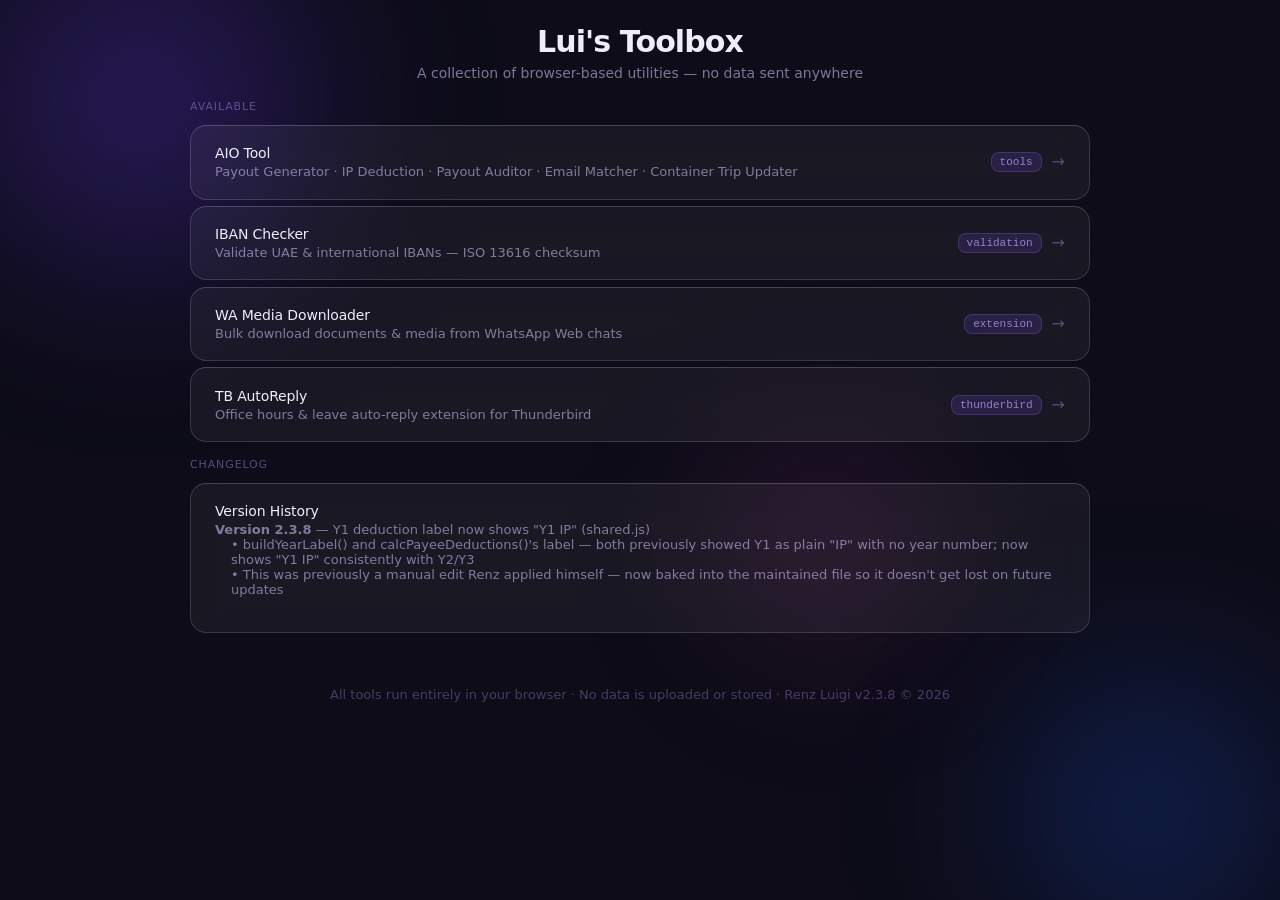
<file: index.html>
<!DOCTYPE html>
<html lang="en">
<head>
  <meta charset="UTF-8" />
  <meta name="viewport" content="width=device-width, initial-scale=1.0" />
  <title>Toolbox by Renz Luigi</title>
  <link rel="stylesheet" href="/assets/css/global.css" />
  <link rel="stylesheet" href="/assets/css/liquid.css" />
  <style>
    *, *::before, *::after { box-sizing: border-box; margin: 0; padding: 0; }
    :root {
      --bg: #f5f4f0; --surface: #ffffff; --surface2: #f1efe8;
      --border: rgba(0,0,0,0.12); --border-strong: rgba(0,0,0,0.25);
      --text: #1a1a18; --text-muted: #5f5e5a; --text-hint: #888780;
      --radius-md: 8px; --radius-lg: 12px;
      --font-sans: -apple-system, BlinkMacSystemFont, 'Segoe UI', system-ui, sans-serif;
      --font-mono: 'SFMono-Regular', 'Consolas', 'Liberation Mono', monospace;
    }
    @media (prefers-color-scheme: dark) {
      :root {
        --bg: #1c1c1a; --surface: #252523; --surface2: #2c2c2a;
        --border: rgba(255,255,255,0.1); --border-strong: rgba(255,255,255,0.22);
        --text: #f0ede6; --text-muted: #b4b2a9; --text-hint: #888780;
      }
    }

    body {
      font-family: var(--font-sans);
      background: var(--bg);
      color: var(--text);
      overflow-x: hidden;
    }

    .page-container,
    .content,
    header,
    .container,
    .tool-card,
    .tool-info,
    .changelog-box {
      width: 100%;
      max-width: 100%;
      box-sizing: border-box;
    }

    .page-container {
      display: flex;
      width: 100%;
      max-width: 100%;
    }

    .content {
      flex: 1;
      min-width: 0;
      width: 100%;
      max-width: 100%;
      box-sizing: border-box;
      padding: 1.5rem 1rem 2rem;
    }

    header {
      text-align: center;
      margin-bottom: 1.2rem;
      width: 100%;
      max-width: 860px;
    }
    header h1 {
      font-size: 26px;
      font-weight: 600;
      letter-spacing: -0.02em;
      margin-bottom: 6px;
    }
    header p {
      font-size: 14px;
      color: var(--text-muted);
    }

    .container {
      width: 100%;
      max-width: 900px;
    }

    .section-label {
      font-size: 11px;
      font-weight: 500;
      color: var(--text-hint);
      text-transform: uppercase;
      letter-spacing: 0.08em;
      margin-bottom: 0.75rem;
    }

    .tool-card {
      background: var(--surface);
      border: 0.5px solid var(--border);
      border-radius: var(--radius-lg);
      padding: 0.7rem 1.2rem;
      margin-bottom: 0.4rem;
      display: flex;
      align-items: center;
      justify-content: space-between;
      gap: 1rem;
      text-decoration: none;
      color: inherit;
      transition: border-color 0.15s, background 0.15s;
    }
    .tool-card:hover {
      border-color: var(--border-strong);
      background: var(--surface2);
    }

    .tool-info { flex: 1; min-width: 0; }
    .tool-name {
      font-size: 14px;
      font-weight: 500;
      letter-spacing: -0.01em;
      margin-bottom: 3px;
    }
    .tool-desc {
      font-size: 13px;
      color: var(--text-muted);
      white-space: nowrap;
      overflow: hidden;
      text-overflow: ellipsis;
      word-wrap: break-word;
      overflow-wrap: break-word;
    }

    .tool-meta {
      display: flex;
      align-items: center;
      gap: 10px;
      flex-shrink: 0;
    }
    .tool-tag {
      font-size: 11px;
      font-weight: 500;
      color: var(--text-hint);
      background: var(--surface2);
      border: 0.5px solid var(--border);
      border-radius: var(--radius-md);
      padding: 3px 8px;
      font-family: var(--font-mono);
      white-space: nowrap;
    }
    .tool-arrow {
      color: var(--text-hint);
      font-size: 16px;
      line-height: 1;
    }

    footer {
      margin-top: 2rem;
      text-align: center;
      font-size: 13px;
      color: var(--text-hint);
      line-height: 1.8;
    }

    .changelog-box {
      max-height: 110px;
      overflow-y: auto;
      padding-right: 6px;
      word-break: break-word;
      word-wrap: break-word;
      overflow-wrap: break-word;
      white-space: normal;
    }
    .changelog-box .tool-desc {
      white-space: normal;
      overflow: visible;
      text-overflow: unset;
    }

    @media (max-width: 768px) {
      html, body { overflow-x: hidden; }
    }

    @media (min-width: 1200px) {
      header h1 { font-size: 30px; }
      .tool-card { padding: 1.2rem 1.5rem; }
    }

    @media (max-width: 480px) {
      header h1 { font-size: 20px; }
      .tool-name { font-size: 13px; }
      .tool-desc { font-size: 12px; }
    }

  </style>
</head>
<body>

  <!-- Liquid Glass background orbs -->
  <div class="bg-orbs">
    <div class="bg-orb bg-orb-1"></div>
    <div class="bg-orb bg-orb-2"></div>
    <div class="bg-orb bg-orb-3"></div>
  </div>

  <div class="page-container">
    <div class="content">

      <header>
        <h1>Lui's Toolbox</h1>
        <p>A collection of browser-based utilities — no data sent anywhere</p>
      </header>

      <div class="container">

        <div class="section-label">Available</div>

        <!-- ─── TOOL CARD: AIO Tool ─────────────────────────────── -->
        <a class="tool-card" href="aio-tool.html">
          <div class="tool-info">
            <div class="tool-name">AIO Tool</div>
            <div class="tool-desc">Payout Generator · IP Deduction · Payout Auditor · Email Matcher · Container Trip Updater</div>
          </div>
          <div class="tool-meta">
            <span class="tool-tag">tools</span>
            <span class="tool-arrow">&#8594;</span>
          </div>
        </a>

        <!-- ─── TOOL CARD: IBAN Checker ─────────────────────────────── -->
        <a class="tool-card" href="iban-checker.html">
          <div class="tool-info">
            <div class="tool-name">IBAN Checker</div>
            <div class="tool-desc">Validate UAE &amp; international IBANs — ISO 13616 checksum</div>
          </div>
          <div class="tool-meta">
            <span class="tool-tag">validation</span>
            <span class="tool-arrow">&#8594;</span>
          </div>
        </a>
		  
<!-- after AIO Tool card, before WA Media Downloader 
        <a class="tool-card" href="pdf-editor.html">
          <div class="tool-info">
            <div class="tool-name">PDF Editor</div>
            <div class="tool-desc">Merge · Split · Watermark · Image &amp; EML to PDF · Edit text · OCR</div>
          </div>
          <div class="tool-meta">
            <span class="tool-tag">tools</span>
            <span class="tool-arrow">&#8594;</span>
          </div>
        </a> -->

        <!-- ─── TOOL CARD: WA Media Downloader ─────────────────────────────── -->
        <a class="tool-card" href="wa-media-downloader.html">
          <div class="tool-info">
            <div class="tool-name">WA Media Downloader</div>
            <div class="tool-desc">Bulk download documents &amp; media from WhatsApp Web chats</div>
          </div>
          <div class="tool-meta">
            <span class="tool-tag">extension</span>
            <span class="tool-arrow">&#8594;</span>
          </div>
        </a>

        <!-- ─── TOOL CARD: TB AutoReply ─────────────────────────────── -->
        <a class="tool-card" href="tb-autoreply.html">
          <div class="tool-info">
            <div class="tool-name">TB AutoReply</div>
            <div class="tool-desc">Office hours &amp; leave auto-reply extension for Thunderbird</div>
          </div>
          <div class="tool-meta">
            <span class="tool-tag">thunderbird</span>
            <span class="tool-arrow">&#8594;</span>
          </div>
        </a>

        <!-- ─── TOOL CARD: ToolBox Explorer ─────────────────────────────── 
        <a class="tool-card" href="toolbox-explorer.html">
          <div class="tool-info">
            <div class="tool-name">ToolBox Explorer</div>
            <div class="tool-desc">Portable Windows file explorer with filename &amp; file content search</div>
          </div>
          <div class="tool-meta">
            <span class="tool-tag">windows app</span>
            <span class="tool-arrow">&#8594;</span>
          </div>
        </a> -->

        <!--
          Hidden tools — still accessible via direct URL
          <a class="tool-card" href="payout-generator.html">…</a>
          <a class="tool-card" href="ip-deduction-rental-validation.html">…</a>
          <a class="tool-card" href="email-matcher.html">…</a>
        -->

        <!-- ─── CHANGELOG ────────────────────────────── -->
        <div class="section-label" style="margin-top:1rem;">Changelog</div>

        <div class="tool-card" style="display:block;">
          <div class="tool-info changelog-box">
            <div class="tool-name">Version History</div>
            <div class="tool-desc">
			
              <strong>Version 2.3.8</strong> — Y1 deduction label now shows "Y1 IP" (shared.js)<br>
              <div style="padding-left:1rem;">
                • buildYearLabel() and calcPayeeDeductions()'s label — both previously showed Y1 as plain "IP" with no year number; now shows "Y1 IP" consistently with Y2/Y3<br>
                • This was previously a manual edit Renz applied himself — now baked into the maintained file so it doesn't get lost on future updates<br>
              </div><br>

              <strong>Version 2.3.7</strong> — Payout Generator: deduction note wording fix (notes.js)<br>
              <div style="padding-left:1rem;">
                • consolidatedDeduction() note said "X AED deduction for..." but X was always the per-container amount, not the total across listed containers — misleading when a note grouped multiple containers (e.g. Shannon Anthony Fleming: note showed "1,500 AED deduction" for 3 containers while the actual Deduction column correctly totaled 4,500)<br>
                • Wording changed to "X AED each for..." to match dedNoteEach()'s phrasing (used by the IP Deduction tool)<br>
                • Deduction amounts themselves were never wrong — only the note text<br>
              </div><br>

              <strong>Version 2.3.6</strong> — IP/HC deduction: reroute Y2+Y3 double-fire fix (shared.js)<br>
              <div style="padding-left:1rem;">
                • Rerouted clients could get BOTH Y2 and Y3 IP+HC deducted in the same cycle on the same container — a side effect of the v2.3.5 fix, since y2Date and y3Date now share the same reroute-adjusted date, and the old "insuranceYearsCovered &lt; N" checks let both branches match at once<br>
                • Rerouted rows now check for an exact year match (insuranceYearsCovered === 0/1/2) instead of "less than", so only the one year actually due fires<br>
                • Non-rerouted clients unaffected — their y1/y2/y3 dates fall in different months already<br>
              </div><br>

              <strong>Version 2.3.5</strong> — IP/HC deduction: reroute anchor double-shift fix (shared.js)<br>
              <div style="padding-left:1rem;">
                • Rerouted (war-disruption-paused) clients were getting their Y2/Y3 IP+HC deduction shifted almost a year too late — rerouteAnniversaryBasis() already computes the correct target month, but calcDeduction() was adding another +11/+23 months on top of it<br>
                • calcDeduction() now uses the reroute-adjusted date directly for rerouted rows, with no further offset<br>
                • Confirmed against actual Jul/Aug 2026 accounts payout data (Allen Jose / Ranjith Mohanan Nair shared container, Y3 IP+HC landed correctly on the Aug 30 cycle once the double-shift was removed)<br>
              </div><br>

              <strong>Version 2.3.4</strong> — IP/HC deduction: Y2/Y3 anchor corrected to 11/23 months (shared.js)<br>
              <div style="padding-left:1rem;">
                • Y2 and Y3 Insurance/HC deductions now land 11 and 23 months after the first payout, not 12 and 24 — the first-payout month counts as month 1 of the 12-month cycle<br>
                • This reverses v2.3.3's "Trip 13" fix below, which was based on a wrong assumption — confirmed against actual Dec 2025 and Jan 2026 accounts payout history (11 clients sharing the same first payout date all had their Y2 IP+HC deducted exactly 11 months later, not 12)<br>
                • Affects shared.js only for now (Payout Generator, IP Deduction, Payout Schedule) — legacy standalone payout-generator.js not yet updated, pending confirmation<br>
              </div><br>

              <strong>Version 2.3.3</strong> — IP/HC deduction: Y2 timing + HC Year 1 fix (Payout Generator, IP Deduction, Payout Schedule)<br>
              <div style="padding-left:1rem;">
                • Y2 Insurance Premium deduction now correctly falls on the 2nd anniversary of the first payout (Trip 13) — the legacy Payout Generator was previously firing this one month early (Trip 12), out of sync with the AIO Tool and Payout Schedule<br>
                • Health Check (HC) deduction no longer applies at Year 1 — now Y2/Y3 only, matching Payout Schedule's existing behavior; previously Payout Generator and IP Deduction could deduct HC as early as Year 1<br>
                • Both fixes standardized across shared.js (used by AIO Payout Generator + IP Deduction) and the legacy standalone Payout Generator, so all three tools now use identical IP/HC deduction timing<br>
              </div><br>

              <strong>Version 2.3.2</strong> — Payout Schedule: LMC/LGMU letterhead toggle<br>
              <div style="padding-left:1rem;">
                • Added a Letterhead selector (LMC / LGMU) to Payout Schedule's PDF export — previously LMC only<br>
                • LGMU letterhead uses its own title and table positioning (accent line sits lower on the A4 page than the LMC template), so nothing overlaps the letterhead artwork<br>
              </div><br>

              <strong>Version 2.3.1</strong> — IP Deduction: export cleanup, per-container notes<br>
              <div style="padding-left:1rem;">
                • IBAN and Account Number columns removed from the export — no longer needed there<br>
                • Units column now counts containers that actually have a deduction this cycle, not the client's total container count<br>
                • Notes now show the per-container deduction amount instead of a combined total — e.g. 3 containers at 1,500 AED each now shows "1,500AED each for IP | ...", not "4,500AED total deduction for IP | ..."; containers under the same label only share a line if their per-container amount also matches<br>
              </div><br>

              <strong>Version 2.3</strong> — EML to PDF added; uniform export buttons; Insurance Paid-based deduction logic<br>
              <div style="padding-left:1rem;">
                • New "EML to PDF" tool inside AIO Tool (between Client Organizer and Trip Updater) — parses .eml files and renders each as a PDF using the real LMC letterhead, with a client-name field per email and batch ZIP download<br>
                • Payout Auditor's "Download audit file" button moved out of the action card into the results header as "↓ Export to Excel" — now matches the same placement and label used by Payout Generator, IP Deduction, Email Matcher, and Client Organizer<br>
                • Insurance "years already covered" detection (from the Insurance Paid column) now scales to the client's actual insurance rate — 20ft/40ft/specialty container pricing and the Jun 30, 2026 price change — instead of one fixed set of thresholds for everyone; applies to Payout Generator, IP Deduction, and Payout Auditor<br>
                • Payout Schedule: Insurance Premium field now shows the container-multiplied total immediately on autofill, matching how Monthly Rent already works<br>
                • Payout Schedule: rerouted clients now read the Insurance Paid column directly to decide which insurance year(s) are still owed, instead of estimating from elapsed months<br>
                • Payout Schedule: if Year 1 insurance was never paid, it now correctly shows as a deduction on the client's true original Trip 1/first payout date — previously it was being folded into the post-restart anniversary schedule along with Y2/Y3, producing three deductions instead of the correct number<br>
              </div><br>

              <strong>Version 2.2.4</strong> — Payout Auditor: International Gen rows + terminated containers<br>
              <div style="padding-left:1rem;">
                • Gen workbook is now read across all its sheets (Local + International), not just the first one — International Gen clients were being silently skipped, showing up as false "missing client" gaps against the Accounts list<br>
                • Terminated container rows are now excluded from Payment Info rental totals during audit, matching the same exclusion already used by the Payout Generator<br>
              </div><br>

              <strong>Version 2.2.3</strong> — Email Matcher: phone number export<br>
              <div style="padding-left:1rem;">
                • Added PHONE NUMBER to the Email Matcher's exported output (from the Email Sheet), placed before EMAIL 1<br>
              </div><br>

              <strong>Version 2.2.2</strong> — Email Matcher: EID/Passport number export<br>
              <div style="padding-left:1rem;">
                • Added EID/PASSPORT NO. to the Email Matcher's exported output and preview table<br>
              </div><br>

              <strong>Version 2.2.1</strong> — Payout Auditor: IBAN validation fix<br>
              <div style="padding-left:1rem;">
                • IBAN field is now validated against a real IBAN format before being used as a grouping key — previously, US routing-number text in that field (e.g. "Routing No: 021000021") was treated as a unique identifier, causing different clients who share the same routing number to be incorrectly merged together during audit<br>
              </div><br>

              <strong>Version 2.2</strong> — TB AutoReply updated to v1.2.0 (early access); site-wide cleanup<br>
              <div style="padding-left:1rem;">
                • TB AutoReply: Office Hours message is now per-account instead of one shared message for every enrolled account<br>
                • TB AutoReply: auto-appends each account's own Thunderbird signature to its message<br>
                • TB AutoReply: dedicated "Off" toggle per day — a true off switch, separate from the closed-all-day setting<br>
                • TB AutoReply: send delay before an auto-reply actually goes out — one global setting, adjustable in Settings<br>
                • TB AutoReply: toolbar shortcut buttons (Compose window + main Thunderbird window) that open Settings directly<br>
                • TB AutoReply: tabs reordered to Office Hours, On Leave, Other Tools, Settings<br>
                • ATN store listing remains v1.0.0, pending review — this is a newer early-access build, install manually<br>
                • Ko-fi support + social links (Instagram/Threads/X @renzluigi09) added as their own card on WA Media Downloader, ToolBox Explorer, and TB AutoReply's pages, plus inside the extension's "Other Tools" tab<br>
                • Removed duplicate Support/Ko-fi and GitHub links (nav, footer, hero) across all three tool pages — one clear link per purpose now<br>
                • ToolBox Explorer page expanded with content from the app's README ("Why this exists", .xlsm support, indexing behavior, index storage location)<br>
                • Card spacing standardized to a consistent 1rem rhythm (matching the AIO Tool) across all three pages and the extension's Other Tools tab<br>
              </div><br>

              <strong>Version 2.1</strong> — ToolBox Explorer + TB AutoReply added<br>
              <div style="padding-left:1rem;">
                • New standalone Windows app — portable file explorer with filename + file content search (.xlsx, .docx, .pdf)<br>
                • Details view browsing, grouped by date modified, sortable, with a folder tree (Desktop, Downloads, Documents, Pictures, Music, Videos, This PC)<br>
                • File operations (copy, move, rename, delete) via right-click or keyboard shortcuts<br>
                • Single portable .exe — no installer, no registry changes<br>
                • New page for TB AutoReply (v1.1.0) — Thunderbird extension for Office Hours &amp; On Leave auto-replies<br>
                • TB AutoReply currently early access — pending review on Thunderbird Add-ons (ATN), .xpi available for manual install<br>
                • ToolBox Explorer footer updated with a Ko-fi support link, matching other tool pages<br>
              </div><br>

              <strong>Version 2.0.22</strong> — Notes consolidated into one file<br>
              <div style="padding-left:1rem;">
                • All static note/flag text (app.js, shared.js, payout.js) moved into a new notes.js — wording unchanged, just centralized so future edits happen in one place<br>
                • notes.js loaded before shared.js in aio-tool.html<br>
              </div><br>

              <strong>Version 2.0.21</strong> — Deduction carryover key matching fix<br>
              <div style="padding-left:1rem;">
                • Reading a reference file back in now uses the same strict IBAN validation as generation — IBAN if it passes the format check, else Account No., else Client Name<br>
                • Previously the carryover reader always preferred IBAN even if invalid, which could silently miss a match when generation had fallen back to Account No.<br>
              </div><br>

              <strong>Version 2.0.20</strong> — Shared container additions<br>
              <div style="padding-left:1rem;">
                • Added 3 newly identified shared containers to the hardcoded split map: LGMU2278332, LGMU2288768, LGMU2288789<br>
              </div><br>

              <strong>Version 2.0.19</strong> — Payout Schedule: no-contract-number grouping fix<br>
              <div style="padding-left:1rem;">
                • Clients with no contract number ("No Number") are now grouped by name + rental amount instead of name + container — same name and same rent merges all containers into one contract; different rent for the same name stays separate<br>
                • Previously each container for a no-number client became its own group, splitting one client into several duplicate entries<br>
                • Post-reroute schedule rows no longer repeat container numbers already shown in the pre-reroute section — was only blanking the first row, now blanks all of them<br>
              </div><br>

              <strong>Version 2.0.18</strong> — Payout Generator Notes: Y2/Y3 labels actually wired in<br>
              <div style="padding-left:1rem;">
                • v2.0.16 added Y2/Y3-aware deduction labels to shared.js but never actually connected them to the Payout Generator's own Notes column — it was still building its own flat "IP"/"HC" labels independently<br>
                • Payout Generator now reuses the same year-aware label data shared.js already builds, so its Notes match the IP Deduction tool<br>
                • Consolidated deduction lines now show the per-container amount instead of a combined total — containers only share a line if they match on both label and amount<br>
                • Added a space between the amount and "AED" throughout the Payout Generator's deduction/split notes<br>
              </div><br>

              <strong>Version 2.0.17</strong> — Email Sheet upload removed<br>
              <div style="padding-left:1rem;">
                • Removed the optional "Email Sheet" upload card from Payout Generator and IP Deduction — client name/email/mobile/nationality/EID matching now lives only in Email Matcher<br>
                • Export columns CLIENT NAME (EMAIL SHEET), EMAIL 1, EMAIL 2, MOBILE, NATIONALITY, EID/PASSPORT/NATIONAL CARD removed from both exports<br>
                • Payout Schedule's own email upload (for autofilling a client's email on the PDF) is unaffected<br>
              </div><br>

              <strong>Version 2.0.16</strong> — Deduction notes show year + type breakdown<br>
              <div style="padding-left:1rem;">
                • Deduction notes now specify which year triggered — Y1 stays plain "IP" (Y1 is always insurance-only), Y2/Y3 show as "Y2 IP", "Y3 HC", "Y2 IP &amp; HC", etc.<br>
                • Grouped per container so multi-container clients get a clear line-by-line breakdown instead of one merged total<br>
                • Applies wherever shared.js's deduction engine runs: Payout Generator, IP Deduction, Payout Auditor, and Payout Schedule (all inside the AIO tool)<br>
              </div><br>

              <strong>Version 2.0.15</strong> — Termination no longer fully skipped<br>
              <div style="padding-left:1rem;">
                • Containers marked "Termination" (For Settlement column) now stay visible instead of being dropped entirely<br>
                • Excluded from Monthly Rent / Deduction / Addition / Rental Due totals<br>
                • If a client's containers are all marked Termination, that row shows blank totals with a flag<br>
                • If only some are, the row shows totals for the remaining active container(s) only, with a flag noting how many were excluded<br>
                • Contract Closed (existing logic) is unchanged — still a full skip<br>
              </div><br>

              <strong>Version 2.0.14</strong> — Payout Generator export column cleanup<br>
              <div style="padding-left:1rem;">
                • DEDUCTION REMAINING moved to sit between AGENT NAME and NOTES in the export<br>
                • TOTAL COST column removed from the export output<br>
              </div><br>

              <strong>Version 2.0.13</strong> — Skip terminated/settlement containers<br>
              <div style="padding-left:1rem;">
                • Payment Info Sheet column BA ("For Settlement") now checked during parsing — rows marked "Termination" are dropped before rental/deduction calc<br>
                • Applies to every tool sharing app.js's parsePaymentSheet(): Payout Generator, IP Deduction, Payout Auditor, and Payout Schedule (all inside the AIO tool)<br>
                • Legacy standalone payout-generator.html was not touched<br>
              </div><br>

              <strong>Version 2.0.12</strong> — Email Matcher agent email resolution<br>
              <div style="padding-left:1rem;">
                • Added a 3rd upload box (Payment Info Sheet) — parses client name + agent name (col AL) to resolve AGENT EMAIL via the hardcoded map, with a default fallback<br>
                • New AGENT EMAIL column added to output table and export<br>
                • checkReady() now requires all 3 files before Generate is enabled<br>
              </div><br>
              
              <strong>Version 2.0.11</strong> — Deduction split fix, quarterly/yearly overrides<br>
              <div style="padding-left:1rem;">
                • Fixed a bug where a deduction larger than a client's monthly rent produced a negative Rental Due — deduction is now capped at that cycle's rent per container, and Rental Due never goes below 0<br>
                • Uncollected deduction carries forward automatically via a new DEDUCTION REMAINING export column — re-uploading that export as next cycle's reference file continues collecting it until fully paid<br>
                • Notes now show which container a split deduction belongs to, with an installment count (e.g. "1,800AED deducted for IP -LGMU2245175 (1/2) — 700AED remaining, continue next cycle"), and confirm once fully collected — no more installment count for already-settled deductions<br>
                • 19 specific containers with broken restart-date data hardcoded to compute as quarterly, starting Oct 2026 (pending final confirmation from Accounts)<br>
                • 4 specific containers hardcoded with a "yearly payout, start date not yet confirmed" note — flagged only, no computation change<br>
                • Deduction notes consolidated further — one total per type (IP / HC / IP &amp; HC) with a container list, instead of one line per container<br>
              </div><br>

              <strong>Version 2.0.10</strong> — Reroute anniversary fix, audit grouping<br>
              <div style="padding-left:1rem;">
                • Fixed a bug in the reroute anniversary formula where months-paid being an exact multiple of 12 (0, 12, 24) computed a full year late — affected roughly 783 of 4,303 rerouted contracts<br>
                • Deduction notes changed to match Accounts' own style, grouped by container<br>
                • Payout Auditor: fixed isPaid() incorrectly matching "paid" anywhere in a note instead of only as the field's leading status<br>
                • Payout Auditor: switched to IBAN-first grouping (falls back to account number, then name) — matches how the Payout Generator itself groups payees, fixing false "missing client" diffs for shared bank accounts<br>
                • Payout Auditor: border styling fixed on highlighted diff cells<br>
              </div><br>

              <strong>Version 2.0.9</strong> — Payout Schedule pre-reroute history<br>
              <div style="padding-left:1rem;">
                • Payout Schedule: added a Pre-Reroute History section for rerouted clients — toggle checkbox, auto-computed "Payouts Made Before Reroute," and a gap note, so the PDF schedule can show the client's complete history from the very beginning<br>
                • Payout Schedule: fixed buildReroutedRows() — it had its own separate, older deduction-date logic that didn't match shared.js's reroute formula; now uses the same engine so the PDF always matches what the Payout Generator actually deducts<br>
              </div><br>

              <strong>Version 2.0.8</strong> — Payout &amp; IP Deduction logic fixes<br>
              <div style="padding-left:1rem;">
                • Quarterly/Yearly frequency clients now appear every cycle at the base monthly rental — no more due-month filtering, no ×3/×12 multiplier — flagged with a "verify rental amount with accounts" note instead<br>
                • Fixed a bug where a blank/missing "Client Name" header in the payment info sheet could silently zero out the entire sheet (0 rows loaded) — column now falls back to its known position if the header text isn't found<br>
                • HC deduction now applied in the same cycle as IP, matching how accounts now processes it — removed the "HC pending next cycle" deferral and note entirely (affects both Payout Generator and IP Deduction tool, which share the same deduction engine)<br>
              </div><br>

              <strong>Version 2.0.7</strong> — Payout Schedule tool added<br>
              <div style="padding-left:1rem;">
                • New "Payout Schedule" tab — generates a full multi-year payout schedule PDF for one client/contract at a time<br>
                • Searchable client dropdown (by name or email); clients with multiple contracts show a contract picker before the schedule form<br>
                • Rerouted vs non-rerouted detection: Payout Restart Date + Revised Rental Income [LMC] vs First Payout Date + Return amount<br>
                • Non-rerouted schedules use Year 1/2/3 blocks (trip-count based); rerouted schedules use a straight Trip No. column with deduction timing tied to the original contract's calendar anniversary — same logic as the main IP Deduction tool<br>
                • Insurance Premium auto-fills from container size/date rules (editable); Health Check is manual entry, Year 2 &amp; 3 only<br>
                • Deductions that would push Monthly Payment negative auto-split across consecutive months<br>
                • Monthly rent auto-multiplies by container count per contract<br>
                • PDF output uses the real LMC letterhead file as its background template<br>
                • Email Sheet upload required before generating<br>
                • Output filename includes both client name and contract number<br>
              </div><br>

              <strong>Version 2.0.6</strong> — Client Organizer added<br>
              <div style="padding-left:1rem;">
                • New "Client Organizer" tab — upload a ZIP of unsorted client PDFs, tool reads and classifies them (contract, lease form, LMC invoice, Liberty invoice), groups by client, outputs a sorted ZIP with one folder per client<br>
                • Contract is the anchor: extracts client name, container type, and contract number (e.g. CONAY2227) to match invoices<br>
                • Lease form auto-split from the contract PDF into its own file<br>
                • Unmatched/unreadable files go to an _UNMATCHED/ folder with a note explaining why<br>
              </div><br>

              <strong>Version 2.0.5</strong> — Container Trip Updater added<br>
              <div style="padding-left:1rem;">
                • New "Container Trip Updater" tab — finds which containers need updating in CRM by date<br>
                • Own upload cards (Container Trips + Trips Sheet), separate from the shared Payment Info Sheet used by other tabs<br>
                • Calendar-based date selection to find containers due on a given day<br>
                • Results shown as individual cards, one per container, each with a dismissible ✕ button<br>
                • Header count updates live as cards are dismissed; results section auto-hides once all cards are cleared<br>
              </div><br>
              
              <strong>Version 2.0.4</strong> — Email Matcher rewrite + AIO Tool layout overhaul<br>
              <div style="padding-left:1rem;">
                • Email Matcher rebuilt as a standalone, generic tool — works with any Excel file as long as it has a CLIENT NAME column, no longer tied to a specific cycle or sheet structure<br>
                • Safety gate: Email Matcher blocks processing if no CLIENT NAME header is found in the uploaded file<br>
                • Multi-tab files auto-detected — first tab processed by default, with the option to include other matching tabs<br>
                • Email Matcher output simplified to: Client Type, Client Name, Client Name (Email Sheet), Nationality, Deduction, Email 1, Email 2 — all caps headers, unmatched fields left blank for manual review<br>
                • Output filename now includes the exact time of generation to prevent overwritten duplicates (e.g. EMAIL_MATCHER_20JUN2026_143052.xlsx)<br>
                • Payout Generator, IP Deduction, and Payout Auditor upload zones condensed into a single row layout — less scrolling, more compact<br>
                • Cycle settings (Month, Cycle, Year) moved into their own dedicated card, separate from file uploads<br>
                • Generate / Run Audit buttons now use a consistent full-width style across all AIO Tool tabs<br>
                • Fixed a bug where the main upload row could disappear after visiting Payout Auditor and switching back<br>
                • Fixed a bug where the Generate button row could vanish when browsing between tabs<br>
                • Card entrance animations simplified and synced across all tabs — lighter on CPU, no more staggered delays<br>
              </div><br>
              
              <strong>Version 2.0.3</strong> — Payout Auditor + Generator fixes<br>
              <div style="padding-left:1rem;">
                • Payout Auditor added as a new tab in AIO Tool — compares generated payout against accounts list with no recompute<br>
                • Audit aggregates both sides per payee before comparing — eliminates false rent diffs from multi-container clients<br>
                • Audit filename now includes cycle day (e.g. PAYOUT_AUDIT_15_JUN2026.xlsx vs PAYOUT_AUDIT_30_JUN2026.xlsx)<br>
                • Account No / IBAN precision-type diffs (Excel 15-digit rounding) suppressed — only materially different numbers flagged<br>
                • Generator fix: pinFilledDown rows now excluded from payout run — prevents wrong-cycle containers from leaking into output<br>
                • Generator fix: shared-container clients with no container number in main sheet now correctly included via name lookup<br>
                • UI: hover animation removed from Liquid Glass cards and tabs for better performance<br>
                • UI: glass transparency increased, blur radius lowered for faster rendering<br>
                • CSS: aio-tool.css cleaned up — duplicate tokens removed, global.css is now the single source<br>
              </div><br>

              <strong>Version 2.0.2</strong> — Payout Generator insurance fix<br>
              <div style="padding-left:1rem;">
                • Insurance deduction now counts from the Payout Restart Date for rerouted &amp; never-paid containers — not the original first payout date<br>
                • Size-based insurance (20ft 1,500 / 40ft 1,800 / specialty 2,600) now applies only to non-rerouted clients with first payout on/after 30 Jun 2026<br>
                • Rerouted clients stay on the flat 1,500 regardless of their restart date<br>
              </div><br>
              
              <strong>Version 2.0.1</strong> — WA Media Downloader v1.2 fix<br>
              <div style="padding-left:1rem;">
                • Fixed documents downloading as ".unknown_file" — real filenames &amp; extensions now read correctly<br>
                • Fixed broken downloads after a WhatsApp Web update changed the download button<br>
                • Docs now download reliably again — each file opens, downloads, and closes automatically<br>
              </div><br>
              
              <strong>Version 2.0</strong> — AIO Tool + Liquid Glass UI<br>
              <div style="padding-left:1rem;">
                • AIO Tool launched — Payout Generator, IP Deduction, Container Info, and Email Matcher are now consolidated into one tool<br>
                • Liquid Glass UI redesign — new dark glass aesthetic with animated background, frosted cards, and smooth animations<br>
                • Index page cleaned up — individual tools hidden, AIO Tool listed as primary<br>
                • WA Media Downloader and IBAN Checker remain as standalone tools<br>
                • Hidden tools still accessible via direct URL<br>
              </div><br>

              <strong>Version 1.6.8</strong> — WA Media Downloader Extension Added!<br>
              <br>

              <strong>Version 1.6.7</strong> — Email Matcher improvements<br>
              <div style="padding-left:1rem;">
                • Added optional previous cycle upload (EMAIL_MATCH_) to help fill missing contact details<br>
                • Improved agent email handling for better accuracy<br>
                • Better note handling for easier review (including multiple agents and missing data)<br>
                • Better mobile cleanup (removes extra spaces)<br>
                • Improved row status logic for clearer warnings<br>
                • Updated stats to: Total, Confirmed, Client Error, Agent Error<br>
                • Rows with issues are still included, with clear notes for review<br>
              </div><br>

              <strong>Version 1.6.6</strong> — Toolbox cleanup &amp; Email Matcher rebuilt<br>
              <div style="padding-left:1rem;">
                • Client Data Entry removed<br>
                • India Bank Checker removed<br>
                • Email Matcher fully rebuilt:<br>
                &nbsp;&nbsp;– Upload Payment Info Sheet + Email Sheet with cycle selector (Month, Cycle, Year)<br>
                &nbsp;&nbsp;– Clients grouped into one row per client — no more repeating names<br>
                &nbsp;&nbsp;– Units column shows total container count per client<br>
                &nbsp;&nbsp;– Matching by name + payment received date vs Welcome to LMC date (same month &amp; year)<br>
                &nbsp;&nbsp;– Output: Client Name, Email 1, Email 2, Mobile, Agent Closing, Agent Email, Notes<br>
                &nbsp;&nbsp;– Export to Excel with cycle-based filename (e.g. EMAIL_MATCH_15_APRIL2026.xlsx)<br>
                &nbsp;&nbsp;– Stats: Total, Confirmed, Date Mismatch, No Match<br>
                &nbsp;&nbsp;– Fixed date parsing — removed unsafe fallback causing false mismatches<br>
                &nbsp;&nbsp;– Relaxed date matching to same month + year instead of exact day<br>
                &nbsp;&nbsp;– Fixed mobile layout — no more horizontal scroll or cut text<br>
              </div><br>

              <strong>Version 1.6.5</strong> — Client Data Entry added!<br>
              <br>

              <strong>Version 1.6.4</strong> — UI Improvements<br>
              <br>

              <strong>Version 1.6.3</strong> — IBAN Checker improvements<br>
              <div style="padding-left:1rem;">
                • Bank database updated<br>
                • Jordan, Turkey and Pakistan added — 31/03/26<br>
                • Egypt, UK and Bulgaria added — 01/04/26<br>
                • Belgium, Lithuania and Spain added — 02/04/26<br>
                • Malta, Cyprus and Netherlands added — 03/04/26<br>
              </div><br>

              <strong>Version 1.6.2</strong> — Payout Generator improvements<br>
              <div style="padding-left:1rem;">
                • Balance amount pending now read from payment info sheet<br>
                • Shown in NOTES only when contract's first payout date matches current cycle<br>
                • Numeric value auto-extracted into ADDITION column<br>
                • RENTAL DUE left blank when balance note is present<br>
              </div><br>

              <strong>Version 1.6.1</strong> — Payout Generator improvements<br>
              <div style="padding-left:1rem;">
                • Top 5 results for the preview instead of 100<br>
                • Fixed clients having other than 50-50 split income and deduction<br>
                • Github connected<br>
                • Updating previous payout bug - fixing Duplicate Container Mismatch<br>
              </div><br>

              <strong>Version 1.6</strong> — Payout Generator improvements<br>
              <div style="padding-left:1rem;">
                • Deductions now grouped by IBAN (falls back to account number if IBAN is invalid)<br>
                • Insurance deductions labelled as IP (Y1/Y2/Y3 IP)<br>
                • Y1 shown in notes only when alongside Y2 or Y3 — silent when alone<br>
                • Note amounts now always match deduction column<br>
                • First Payout Date shows only dates that triggered a deduction<br>
                • HC pending shown as "HC pending next cycle" — amount applied on next cycle<br>
                • Shared group flag only shown when a deduction was actually split<br>
                • Known container errors are silently skipped<br>
              </div><br>

              <strong>Version 1.5</strong> — Updated IP Deduction Tool improvements<br>
              <div style="padding-left:1rem;">
                • Added return, deduction, and return after deduction calculation<br>
                • Improved Excel output format<br>
              </div><br>

              <strong>Version 1.4</strong> — Payout Generator added<br><br>
              <strong>Version 1.3</strong> — IP Deduction Tool added<br><br>
              <strong>Version 1.2</strong> — Email Matcher tool added<br><br>
              <strong>Version 1.1</strong> — IBAN Checker updated<br>
              <div style="padding-left:1rem;">
                • All GCC banks added<br>
                • More international banks coming soon<br>
              </div><br>
              <strong>Version 1.0</strong> — IBAN Checker (UAE banks database only)

            </div>
          </div>
        </div>

      </div><!-- /.container -->

      <div id="footer"></div>
    </div><!-- /.content -->
  </div><!-- /.page-container -->

  <script src="/assets/js/index.js"></script>
  <script src="/assets/js/security.js"></script>
</body>
</html>
</file>
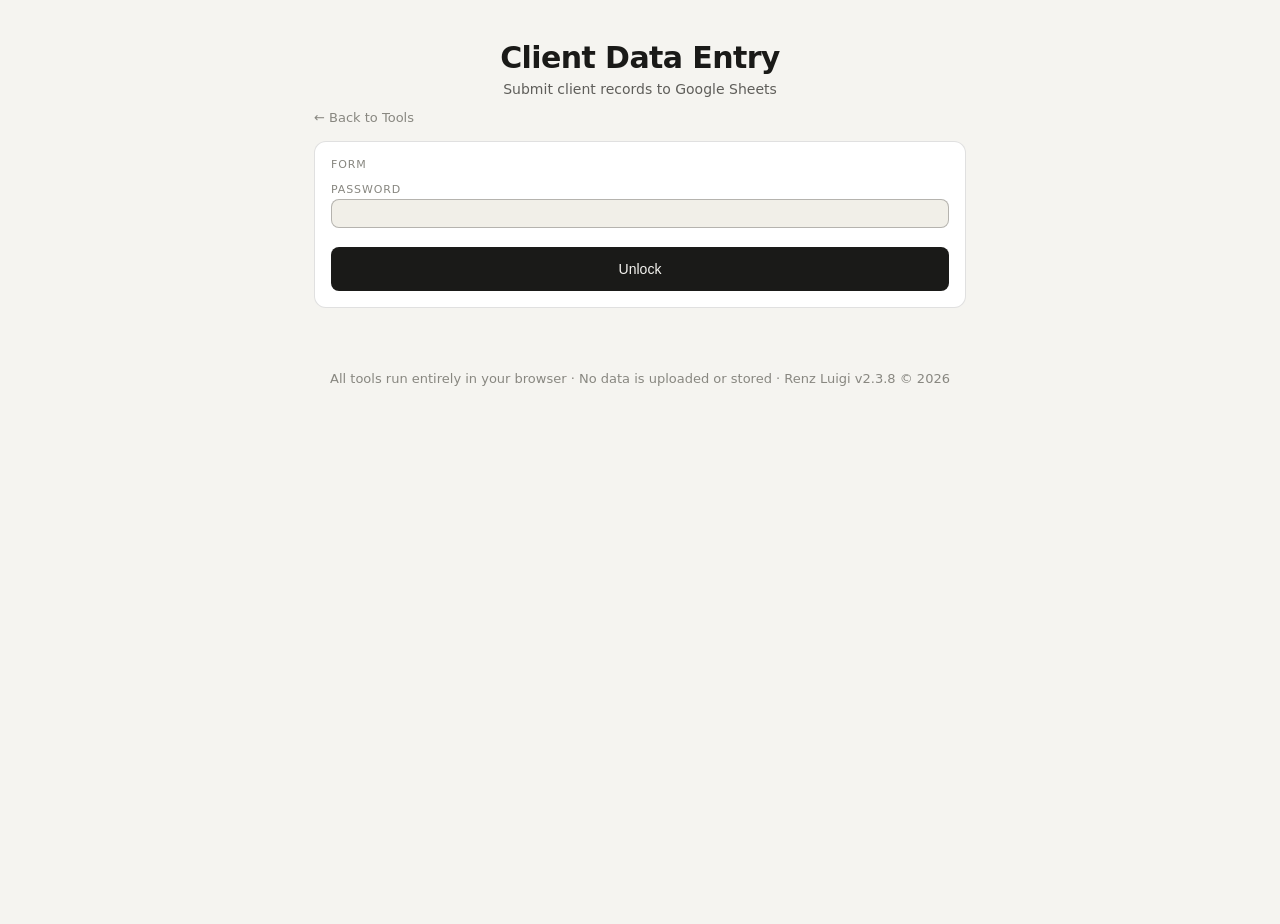
<file: client-data-entry.html>
<!DOCTYPE html>
<html lang="en">
<head>
  <meta charset="UTF-8" />
  <meta name="viewport" content="width=device-width, initial-scale=1.0" />
  <title>Client Data Entry</title>
  <link rel="stylesheet" href="/assets/css/global.css" />
  <style>
    *, *::before, *::after { box-sizing: border-box; margin: 0; padding: 0; }
    :root {
      --bg: #f5f4f0; --surface: #ffffff; --surface2: #f1efe8;
      --border: rgba(0,0,0,0.12); --border-strong: rgba(0,0,0,0.25);
      --text: #1a1a18; --text-muted: #5f5e5a; --text-hint: #888780;
      --green-bg: #EAF3DE; --green-text: #3B6D11; --red-bg: #FCEBEB; --red-text: #A32D2D;
      --radius-md: 8px; --radius-lg: 12px;
      --font-sans: -apple-system, BlinkMacSystemFont, 'Segoe UI', system-ui, sans-serif;
      --font-mono: 'SFMono-Regular', 'Consolas', 'Liberation Mono', monospace;
    }
    @media (prefers-color-scheme: dark) {
      :root {
        --bg: #1c1c1a; --surface: #252523; --surface2: #2c2c2a;
        --border: rgba(255,255,255,0.1); --border-strong: rgba(255,255,255,0.22);
        --text: #f0ede6; --text-muted: #b4b2a9; --text-hint: #888780;
        --green-bg: #173404; --green-text: #C0DD97; --red-bg: #501313; --red-text: #F7C1C1;
      }
    }

    body {
      font-family: var(--font-sans);
      background: var(--bg);
      color: var(--text);
      min-height: 100vh;
      display: flex;
      flex-direction: column;
      align-items: center;
      padding: 1.5rem 1rem 2rem;
      justify-content: flex-start;
    }
    header { text-align: center; margin-bottom: 0.6rem; width: 100%; max-width: 1400px; }
    header h1 { font-size: 26px; font-weight: 600; letter-spacing: -0.02em; margin-bottom: 6px; }
    header p { font-size: 14px; color: var(--text-muted); }
    .container { width: 100%; max-width: 900px; }

    .back-link {
      align-self: flex-start;
      font-size: 13px;
      color: var(--text-hint);
      text-decoration: none;
      margin-bottom: 1rem;
      display: inline-flex;
      align-items: center;
      gap: 5px;
      transition: color 0.15s;
    }
    .back-link:hover { color: var(--text-muted); }

    .card {
      background: var(--surface);
      border: 0.5px solid var(--border);
      border-radius: var(--radius-lg);
      padding: 1.5rem;
      margin-bottom: 1rem;
    }
    .section-label {
      font-size: 11px;
      font-weight: 500;
      color: var(--text-hint);
      text-transform: uppercase;
      letter-spacing: 0.08em;
      margin-bottom: 0.75rem;
    }

    .form-grid {
      display: grid;
      grid-template-columns: 3fr 1fr;
      gap: 8px;
    }
    @media (max-width: 1024px) {
   .form-grid { grid-template-columns: 1fr 1fr; }
    }

    @media (max-width: 640px) {
   .form-grid { grid-template-columns: 1fr; }
    }

    .field { display: flex; flex-direction: column; gap: 3px; }
    .field label {
      font-size: 11px;
      font-weight: 500;
      color: var(--text-hint);
      text-transform: uppercase;
      letter-spacing: 0.08em;
    }
    .field input, .field select {
      width: 100%;
      background: var(--surface2);
      border: 0.5px solid var(--border-strong);
      border-radius: var(--radius-md);
      color: var(--text);
      font-family: var(--font-sans);
      font-size: 13px;
      padding: 6px 8px;
      outline: none;
    }
    .field input:focus, .field select:focus {
      border-color: #378ADD;
      box-shadow: 0 0 0 3px rgba(55,138,221,0.15);
    }

    .field input[type="date"] {
      color-scheme: dark;
      cursor: pointer;
    }

    .run-btn {
      width: 100%;
      height: 44px;
      margin-top: 1.2rem;
      border: none;
      border-radius: var(--radius-md);
      background: var(--text);
      color: var(--bg);
      font-size: 14px;
      font-weight: 500;
      cursor: pointer;
      transition: opacity 0.15s, transform 0.1s;
    }
    .run-btn:hover { opacity: 0.85; }
    .run-btn:active { transform: scale(0.97); }

    #status {
      margin-top: 0.75rem;
      font-size: 13px;
      border-radius: var(--radius-md);
      padding: 8px 10px;
      display: none;
    }
    #status.success { display: block; background: var(--green-bg); color: var(--green-text); }
    #status.error { display: block; background: var(--red-bg); color: var(--red-text); }

    footer { margin-top: 2rem; text-align: center; font-size: 13px; color: var(--text-hint); line-height: 1.8; }
    @media (max-width: 480px) { header h1 { font-size: 20px; } }
    @media (min-width: 1200px) { header h1 { font-size: 30px; } .card { padding: 1rem; } }
  </style>
</head>
<body>
  <div class="page-container">
    <div class="content">
  <header>
    <h1>Client Data Entry</h1>
    <p>Submit client records to Google Sheets</p>
  </header>

  <div class="container">
    <a class="back-link" href="index.html">&#8592; Back to Tools</a>
    <div class="card">
      <div class="section-label">Form</div>
      <div id="authSection">
        <div class="field"><label for="password">Password</label><input id="password" type="password" autocomplete="current-password" /></div>
        <button class="run-btn" type="button" onclick="checkPassword()">Unlock</button>
        <p id="authStatus"></p>
      </div>
      <form id="clientForm" style="display:none;">
        <div class="form-grid">
          <div class="field"><label for="quantity">Quantity</label><input id="quantity" type="number" name="Quantity" min="1" value="1" required /></div>
          <div class="field"><label for="contractNo">Contract No</label><input id="contractNo" type="text" name="Contract No" required /></div>
          <div class="field"><label for="clientName">Client name</label><input id="clientName" type="text" name="Client name" required /></div>
          <div class="field"><label for="Company">Company</label><input id="Company" type="text" name="Company" required /></div>
          <div class="field"><label for="totalCost">Total cost</label><input id="totalCost" type="text" name="Total cost" required /></div>
          <div class="field"><label for="containerType">Container type</label><input id="containerType" type="text" name="Container type" required /></div>
          <div class="field"><label for="modeOfPayment">Mode of Payment</label><input id="modeOfPayment" type="text" name="Mode of Payment" required /></div>
          <div class="field"><label for="paymentReceivedDate">Payment received date</label><input id="paymentReceivedDate" type="date" name="Payment received date" required /></div>
          <div class="field"><label for="returnAmount">Return amount</label><input id="returnAmount" type="text" name="Return amount" required /></div>
          <div class="field"><label for="payoutFrequency">Payout frequency</label><input id="payoutFrequency" type="text" name="Payout frequency" required /></div>
          <div class="field"><label for="accountNo">Account no</label><input id="accountNo" type="text" name="Account no" required /></div>
          <div class="field"><label for="IBAN">IBAN</label><input id="IBAN" type="text" name="IBAN" required /></div>
          <div class="field"><label for="swiftCode">Swift Code</label><input id="swiftCode" type="text" name="Swift Code" required /></div>
          <div class="field"><label for="bankName">Bank Name</label><input id="bankName" type="text" name="Bank Name" required /></div>
          <div class="field"><label for="Address">Address</label><input id="Address" type="text" name="Address" required /></div>
          <div class="field"><label for="receivingCurrency">Receiving Currency</label><input id="receivingCurrency" type="text" name="Receiving Currency" required /></div>
          <div class="field"><label for="clientTypes">Client types</label><select id="clientTypes" name="Client types" required><option value="">Select</option><option value="Local">Local</option><option value="International">International</option></select></div>
          <div class="field"><label for="numbersOfTrips">Numbers of trips</label><input id="numbersOfTrips" type="text" name="Numbers of trips" required /></div>
          <div class="field"><label for="agentClosing">Agent Closing</label><input id="agentClosing" type="text" name="Agent Closing" required /></div>
        </div>
        <button class="run-btn" type="submit">Submit</button>
      </form>
      <p id="status"></p>
    </div>
  </div>

  

  
    <div id="footer"></div>
    </div>
  </div>

  
  <script src="/assets/js/client-data-entry.js"></script>
  <script src="/assets/js/security.js"></script>
</body>
</html>
</file>
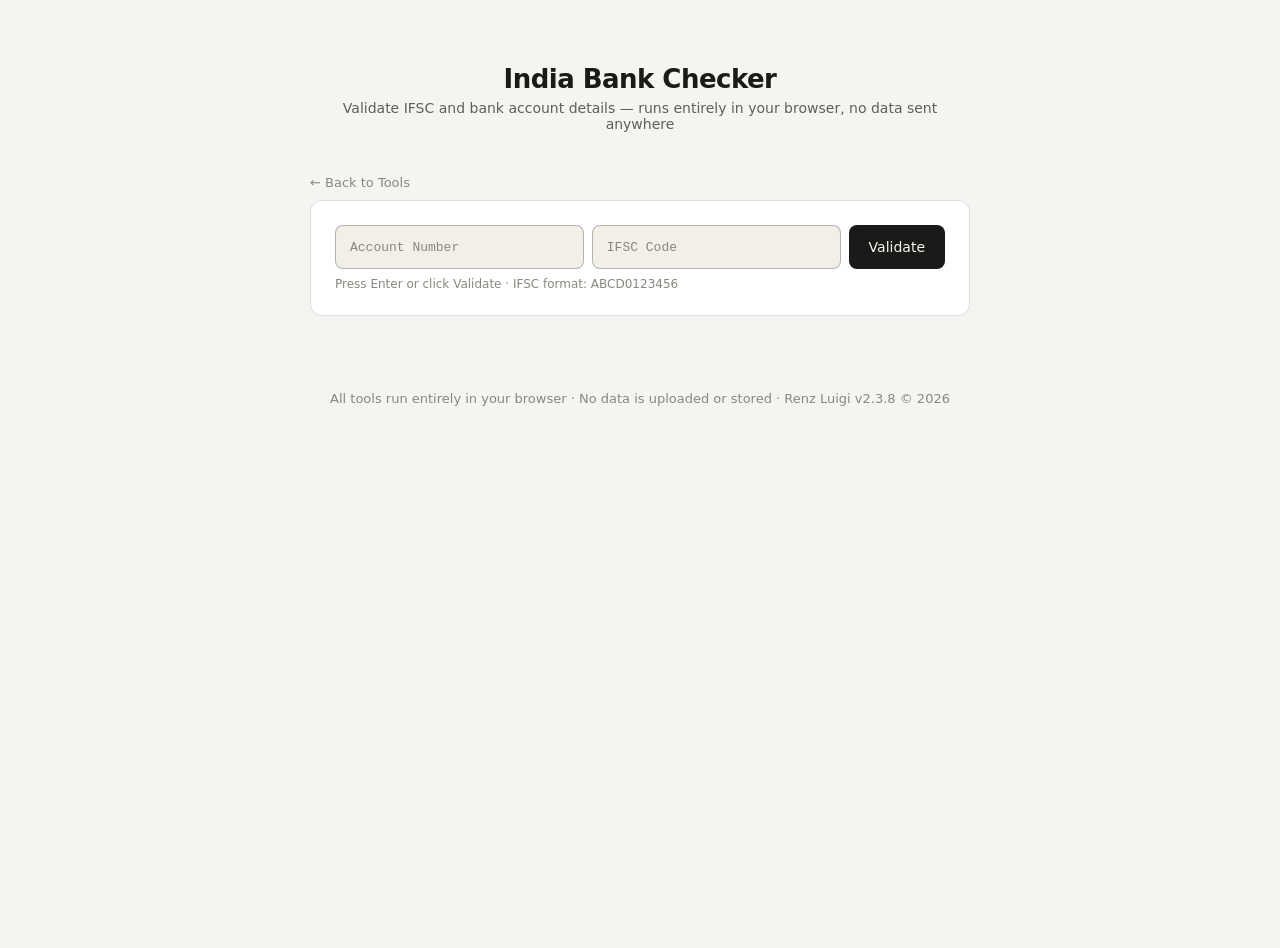
<file: india-bank-checker.html>
<!DOCTYPE html>
<html lang="en">
<head>
<meta charset="UTF-8" />
<meta name="viewport" content="width=device-width, initial-scale=1.0" />
<title>India Bank Checker — Lui's Toolbox</title>
  <link rel="stylesheet" href="/assets/css/global.css" />

<style>
*, *::before, *::after { box-sizing: border-box; margin: 0; padding: 0; }

:root {
  --bg: #f5f4f0;
  --surface: #ffffff;
  --surface2: #f1efe8;
  --border: rgba(0,0,0,0.12);
  --border-strong: rgba(0,0,0,0.25);
  --text: #1a1a18;
  --text-muted: #5f5e5a;
  --text-hint: #888780;
  --green-bg: #EAF3DE;
  --green-text: #3B6D11;
  --green-dot: #639922;
  --red-bg: #FCEBEB;
  --red-text: #A32D2D;
  --red-dot: #E24B4A;
  --radius-md: 8px;
  --radius-lg: 12px;
  --font-sans: -apple-system, BlinkMacSystemFont, 'Segoe UI', system-ui, sans-serif;
  --font-mono: 'SFMono-Regular', 'Consolas', 'Liberation Mono', monospace;
}

@media (prefers-color-scheme: dark) {
  :root {
    --bg: #1c1c1a;
    --surface: #252523;
    --surface2: #2c2c2a;
    --border: rgba(255,255,255,0.1);
    --border-strong: rgba(255,255,255,0.22);
    --text: #f0ede6;
    --text-muted: #b4b2a9;
    --text-hint: #888780;
    --green-bg: #173404;
    --green-text: #C0DD97;
    --green-dot: #97C459;
    --red-bg: #501313;
    --red-text: #F7C1C1;
    --red-dot: #F09595;
  }
}

body {
  font-family: var(--font-sans);
  background: var(--bg);
  color: var(--text);
  min-height: 100vh;
  display: flex;
  flex-direction: column;
  align-items: center;
  padding: 3rem 1rem 4rem;
}

header {
  text-align: center;
  margin-bottom: 2.5rem;
  width: 100%;
  max-width: 660px;
}
header h1 {
  font-size: 26px;
  font-weight: 600;
  letter-spacing: -0.02em;
  margin-bottom: 6px;
}
header p {
  font-size: 14px;
  color: var(--text-muted);
}

.container {
  width: 100%;
  max-width: 900px;
}

.back-link {
  font-size: 13px;
  color: var(--text-hint);
  text-decoration: none;
  display: inline-block;
  margin-bottom: 10px;
}
.back-link:hover { color: var(--text-muted); }

.card {
  background: var(--surface);
  border: 0.5px solid var(--border);
  border-radius: var(--radius-lg);
  padding: 1.5rem;
}

.input-row {
  display: flex;
  gap: 8px;
  margin-bottom: 0.5rem;
}

input {
  flex: 1;
  font-family: var(--font-mono);
  font-size: 15px;
  background: var(--surface2);
  border: 0.5px solid var(--border-strong);
  border-radius: var(--radius-md);
  padding: 0 14px;
  height: 44px;
  color: var(--text);
  outline: none;
  transition: border-color 0.15s;
}

input:focus {
  border-color: #378ADD;
  box-shadow: 0 0 0 3px rgba(55,138,221,0.15);
}

input::placeholder {
  color: var(--text-hint);
  font-size: 13px;
}

button {
  padding: 0 20px;
  height: 44px;
  font-size: 14px;
  font-weight: 500;
  font-family: var(--font-sans);
  white-space: nowrap;
  background: var(--text);
  color: var(--bg);
  border: none;
  border-radius: var(--radius-md);
  cursor: pointer;
  transition: opacity 0.15s, transform 0.1s;
}
button:hover { opacity: 0.85; }
button:active { transform: scale(0.97); }

.hint {
  font-size: 12px;
  color: var(--text-hint);
  margin-top: 6px;
}

#result {
  display: none;
  margin-top: 1.5rem;
}

.status-row {
  display: flex;
  align-items: center;
  gap: 10px;
  margin-bottom: 1rem;
  padding-bottom: 1rem;
  border-bottom: 0.5px solid var(--border);
  flex-wrap: wrap;
}

.badge {
  display: inline-flex;
  align-items: center;
  gap: 6px;
  font-size: 13px;
  font-weight: 500;
  padding: 4px 12px;
  border-radius: var(--radius-md);
  flex-shrink: 0;
}
.badge-valid { background: var(--green-bg); color: var(--green-text); }
.badge-invalid { background: var(--red-bg); color: var(--red-text); }
.badge-dot { width: 7px; height: 7px; border-radius: 50%; flex-shrink: 0; }
.badge-valid .badge-dot { background: var(--green-dot); }
.badge-invalid .badge-dot { background: var(--red-dot); }

.ifsc-formatted {
  font-family: var(--font-mono);
  font-size: 15px;
  font-weight: 500;
  letter-spacing: 0.06em;
  word-break: break-all;
}

.error-msg {
  font-size: 13px;
  color: var(--red-text);
  background: var(--red-bg);
  padding: 8px 12px;
  border-radius: var(--radius-md);
  margin-bottom: 0.75rem;
  display: none;
}

.fields {
  display: grid;
  grid-template-columns: 1fr 1fr;
  gap: 10px;
}
.field {
  background: var(--surface2);
  border-radius: var(--radius-md);
  padding: 0.75rem 1rem;
}
.field.full {
  grid-column: 1 / -1;
}
.field-label {
  font-size: 11px;
  font-weight: 500;
  color: var(--text-hint);
  text-transform: uppercase;
  letter-spacing: 0.08em;
  margin-bottom: 4px;
}
.field-value {
  font-size: 14px;
  color: var(--text);
  font-weight: 500;
  line-height: 1.4;
}
.field-value.mono {
  font-family: var(--font-mono);
}

footer {
  margin-top: 3rem;
  text-align: center;
  font-size: 12px;
  color: var(--text-hint);
  line-height: 1.8;
}

@media (max-width: 480px) {
  .fields { grid-template-columns: 1fr; }
  .field.full { grid-column: 1; }
  header h1 { font-size: 20px; }
}
</style>
</head>
<body>
  <div class="page-container">
    <div class="content">

<header>
  <h1>India Bank Checker</h1>
  <p>Validate IFSC and bank account details — runs entirely in your browser, no data sent anywhere</p>
</header>

<div class="container">

  <a class="back-link" href="index.html">&#8592; Back to Tools</a>

  <div class="card">
    <div class="input-row">
      <input type="text" id="accountInput" placeholder="Account Number">
      <input type="text" id="ifscInput" placeholder="IFSC Code">
      <button onclick="checkBank()">Validate</button>
    </div>
    <div class="hint">Press Enter or click Validate · IFSC format: ABCD0123456</div>

    <div id="result">
      <div class="status-row">
        <span id="statusBadge" class="badge"></span>
        <span id="ifscFormatted" class="ifsc-formatted"></span>
      </div>
      <div id="errorMsg" class="error-msg"></div>
      <div id="detailFields" class="fields"></div>
    </div>
  </div>

</div>
<script src="/assets/js/india-banks.js"></script>
<script src="/assets/js/india-checker.js"></script>


    <div id="footer"></div>
    </div>
  </div>

  <script src="/assets/js/india-bank-checker.js"></script>
  <script src="/assets/js/security.js"></script>
</body>
</html>
</file>
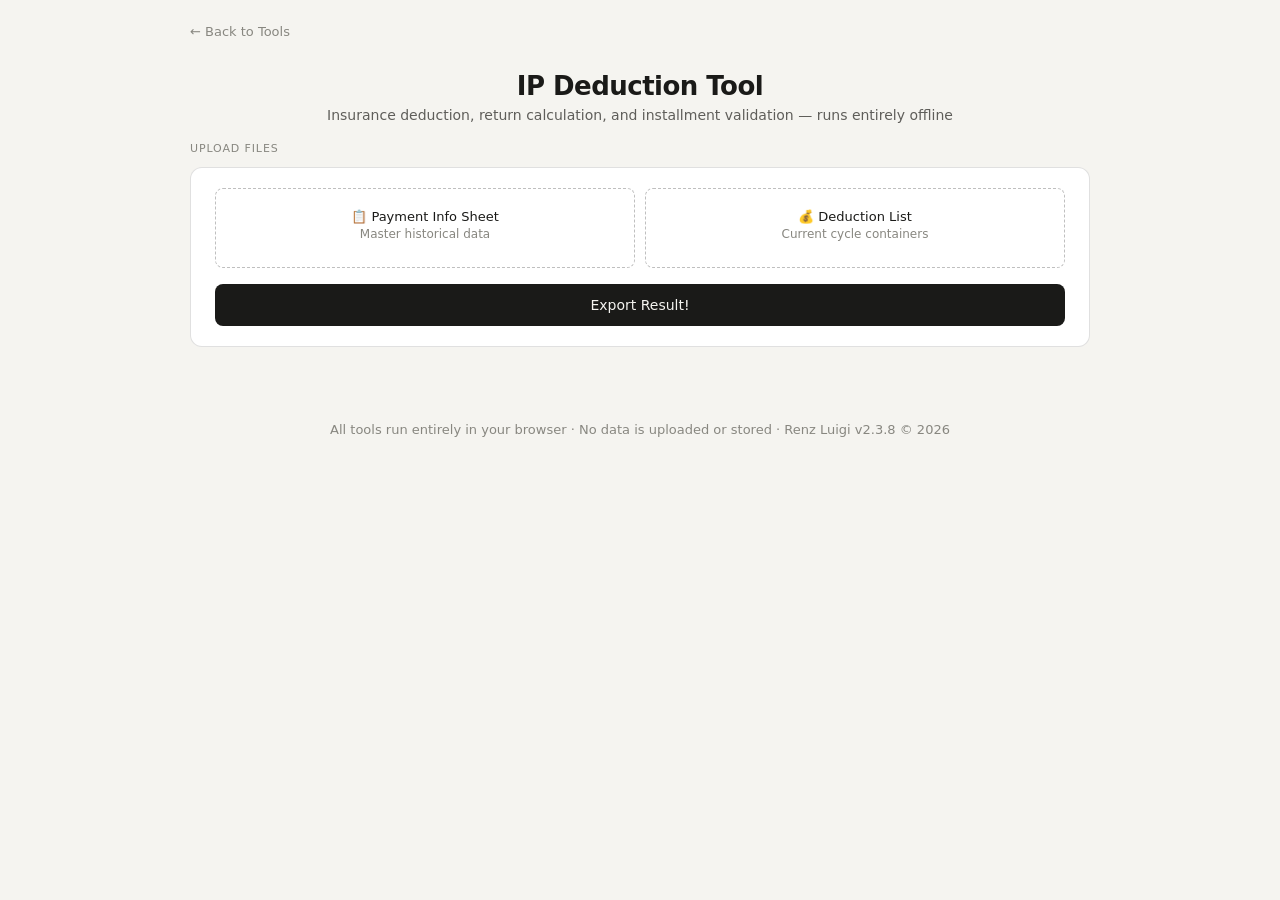
<file: ip-deduction-rental-validation.html>
<!DOCTYPE html>
<html lang="en">
<head>
<meta charset="UTF-8" />
<meta name="viewport" content="width=device-width, initial-scale=1.0" />
<title>IP Deduction Tool</title>
  <link rel="stylesheet" href="/assets/css/global.css" />

<style>
@media (max-width: 480px) { header h1 { font-size: 20px; } }
@media (min-width: 1200px) { header h1 { font-size: 30px; } .card { padding: 1.8rem; } }

*, *::before, *::after { box-sizing: border-box; margin: 0; padding: 0; }
:root {
  --bg: #f5f4f0; --surface: #ffffff; --surface2: #f1efe8;
  --border: rgba(0,0,0,0.12); --border-strong: rgba(0,0,0,0.25);
  --text: #1a1a18; --text-muted: #5f5e5a; --text-hint: #888780;
  --green-bg: #EAF3DE; --green-text: #3B6D11; --green-dot: #639922;
  --red-bg: #FCEBEB; --red-text: #A32D2D; --red-dot: #E24B4A;
  --warn-bg: #FFF4DC; --warn-text: #7A5000; --warn-dot: #E8A000;
  --radius-md: 8px; --radius-lg: 12px;
  --font-sans: -apple-system, BlinkMacSystemFont, 'Segoe UI', system-ui, sans-serif;
  --font-mono: 'SFMono-Regular', 'Consolas', 'Liberation Mono', monospace;
}
@media (prefers-color-scheme: dark) {
  :root {
    --bg: #1c1c1a; --surface: #252523; --surface2: #2c2c2a;
    --border: rgba(255,255,255,0.1); --border-strong: rgba(255,255,255,0.22);
    --text: #f0ede6; --text-muted: #b4b2a9; --text-hint: #888780;
    --green-bg: #173404; --green-text: #C0DD97; --green-dot: #97C459;
    --red-bg: #501313;   --red-text: #F7C1C1;   --red-dot: #F09595;
    --warn-bg: #2e2100; --warn-text: #e8b84a; --warn-dot: #E8A000;
  }
}

body {
  font-family: var(--font-sans);
  background: var(--bg);
  color: var(--text);
}

.content {
  padding: 1.5rem 1rem 2rem;
}

/* ── Back nav ── */
.back-link {
  align-self: flex-start;
  font-size: 13px;
  color: var(--text-hint);
  text-decoration: none;
  margin-bottom: 2rem;
  display: flex;
  align-items: center;
  gap: 5px;
  transition: color 0.15s;
}
.back-link:hover { color: var(--text-muted); }

header {
  text-align: center;
  margin-bottom: 1.2rem;
}
header h1 {
  font-size: 26px;
  font-weight: 600;
  letter-spacing: -0.02em;
  margin-bottom: 6px;
}
header p {
  font-size: 14px;
  color: var(--text-muted);
}

.container {
  width: 100%;
  max-width: 900px;
}

/* ── Section label ── */
.section-label {
  font-size: 11px;
  font-weight: 500;
  color: var(--text-hint);
  text-transform: uppercase;
  letter-spacing: 0.08em;
  margin-bottom: 0.75rem;
}

/* ── Card ── */
.card {
  background: var(--surface);
  border: 0.5px solid var(--border);
  border-radius: var(--radius-lg);
  padding: 1.25rem 1.5rem;
  margin-bottom: 0.75rem;
}

/* ── Upload zones ── */
.upload-grid {
  display: grid;
  grid-template-columns: 1fr 1fr;
  gap: 10px;
}

.upload-zone {
  border: 0.5px dashed var(--border-strong);
  border-radius: var(--radius-md);
  padding: 1.25rem 1rem;
  cursor: pointer;
  text-align: center;
  transition: border-color 0.15s, background 0.15s;
}
.upload-zone:hover { border-color: #378ADD; background: var(--surface2); }
.upload-zone.has-file {
  border-style: solid;
  border-color: var(--green-dot);
  background: var(--green-bg);
}

.upload-zone-title { font-size: 13px; font-weight: 500; margin-bottom: 3px; }
.upload-zone-hint  { font-size: 12px; color: var(--text-hint); }
.upload-zone-filename {
  font-size: 12px;
  color: var(--green-text);
  margin-top: 6px;
  font-family: var(--font-mono);
  word-break: break-all;
}

.file-input { display: none; }

/* ── Run button ── */
.run-btn {
  width: 100%;
  height: 42px;
  font-size: 14px;
  font-weight: 500;
  background: var(--text);
  color: var(--bg);
  border: none;
  border-radius: var(--radius-md);
  cursor: pointer;
  margin-top: 1rem;
  transition: opacity 0.15s;
  font-family: var(--font-sans);
}
.run-btn:hover { opacity: 0.85; }
.run-btn:disabled { opacity: 0.4; cursor: not-allowed; }

/* ── Results header bar ── */
.results-bar {
  display: flex;
  align-items: center;
  justify-content: space-between;
  margin-bottom: 0.75rem;
}
.results-bar h2 {
  font-size: 11px;
  font-weight: 500;
  color: var(--text-hint);
  text-transform: uppercase;
  letter-spacing: 0.08em;
}

.export-btn {
  padding: 5px 12px;
  font-size: 12px;
  font-weight: 500;
  font-family: var(--font-mono);
  background: var(--surface2);
  border: 0.5px solid var(--border-strong);
  border-radius: var(--radius-md);
  cursor: pointer;
  color: var(--text-muted);
  transition: border-color 0.15s, background 0.15s;
}
.export-btn:hover {
  border-color: var(--text-hint);
  background: var(--surface);
  color: var(--text);
}

/* ── Table ── */
.table-wrap {
  overflow-x: auto;
  border-radius: var(--radius-lg);
  border: 0.5px solid var(--border);
  background: var(--surface);
}

table {
  width: 100%;
  border-collapse: collapse;
  font-size: 13px;
}
thead th {
  background: var(--surface2);
  padding: 9px 12px;
  text-align: left;
  font-size: 11px;
  font-weight: 500;
  color: var(--text-hint);
  text-transform: uppercase;
  letter-spacing: 0.06em;
  white-space: nowrap;
}
tbody td {
  padding: 9px 12px;
  border-bottom: 0.5px solid var(--border);
  color: var(--text);
  font-family: var(--font-mono);
  font-size: 12px;
}
tbody tr:last-child td { border-bottom: none; }
tbody tr:hover td { background: var(--surface2); }

/* ── Empty state ── */
.empty-state {
  text-align: center;
  padding: 2.5rem 1rem;
  color: var(--text-hint);
  font-size: 13px;
}

/* ── Status badge ── */
.badge {
  display: inline-flex;
  align-items: center;
  gap: 5px;
  font-size: 11px;
  font-weight: 500;
  padding: 3px 8px;
  border-radius: 99px;
  font-family: var(--font-mono);
}
.badge-green { background: var(--green-bg); color: var(--green-text); }
.badge-red   { background: var(--red-bg);   color: var(--red-text);   }
.badge-warn  { background: var(--warn-bg);  color: var(--warn-text);  }
.badge::before {
  content: '';
  width: 5px; height: 5px;
  border-radius: 50%;
  background: currentColor;
}

footer {
  margin-top: 3rem;
  text-align: center;
  font-size: 13px;
  color: var(--text-hint);
  line-height: 1.8;
}
</style>
</head>

<body>
  <div class="page-container">
    <div class="content">

<div class="container">
  <a class="back-link" href="index.html">&#8592; Back to Tools</a>
</div>

<header>
  <h1>IP Deduction Tool</h1>
  <p>Insurance deduction, return calculation, and installment validation — runs entirely offline</p>
</header>

<div class="container">

  <div class="section-label">Upload Files</div>

  <div class="card">
    <div class="upload-grid">
      <div class="upload-zone" onclick="document.getElementById('file1').click()" id="card1">
        <div class="upload-zone-title">📋 Payment Info Sheet</div>
        <div class="upload-zone-hint">Master historical data</div>
        <div class="upload-zone-filename" id="name1"></div>
      </div>
      <input type="file" id="file1" class="file-input" accept=".xlsx,.xls,.csv">

      <div class="upload-zone" onclick="document.getElementById('file2').click()" id="card2">
        <div class="upload-zone-title">💰 Deduction List</div>
        <div class="upload-zone-hint">Current cycle containers</div>
        <div class="upload-zone-filename" id="name2"></div>
      </div>
      <input type="file" id="file2" class="file-input" accept=".xlsx,.xls,.csv">
    </div>

    <button class="run-btn" onclick="processFiles()">Export Result!</button>
  </div>

</div>
<script src="/assets/js/xlsx.full.min.js"></script>
<script src="/assets/js/app.js"></script>

    <div id="footer"></div>
    </div>
  </div>

  
  <script src="/assets/js/ip-deduction-rental-validation.js"></script>
  <script src="/assets/js/security.js"></script>
</body>
</html>
</file>
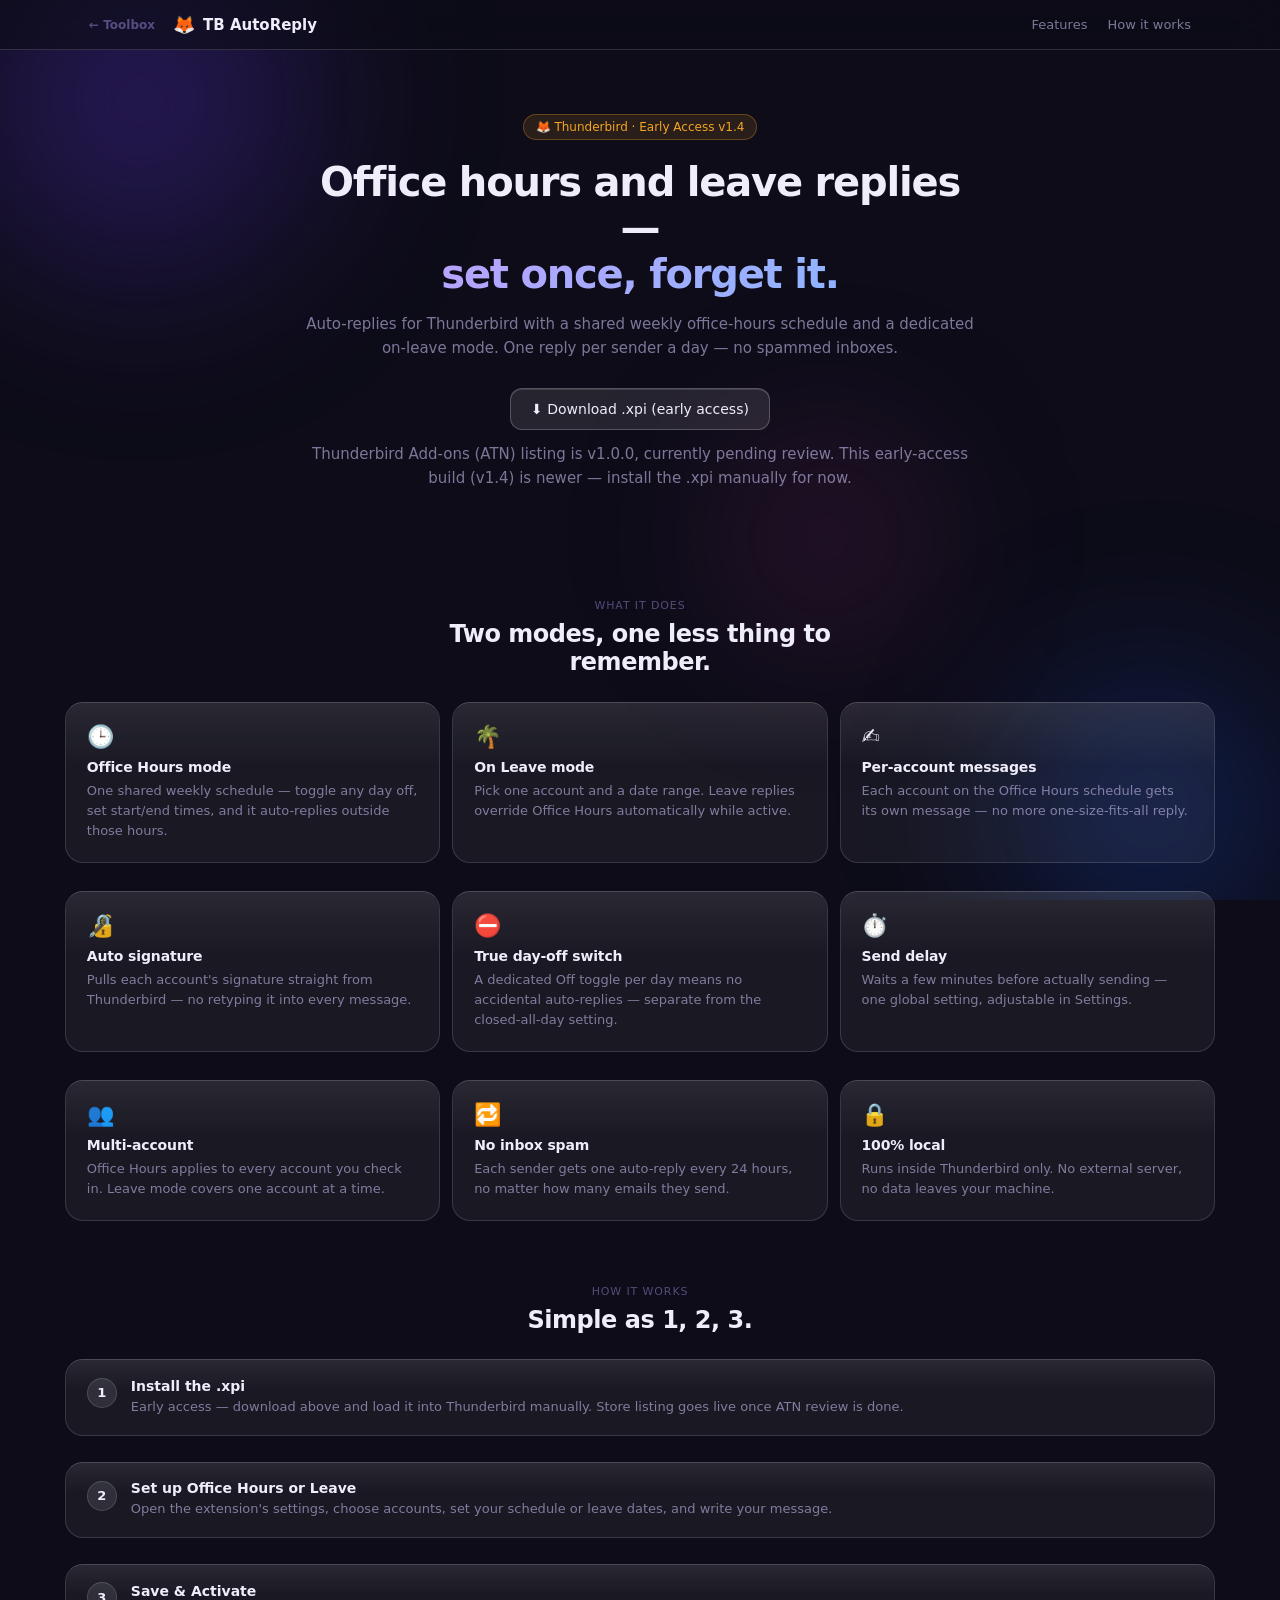
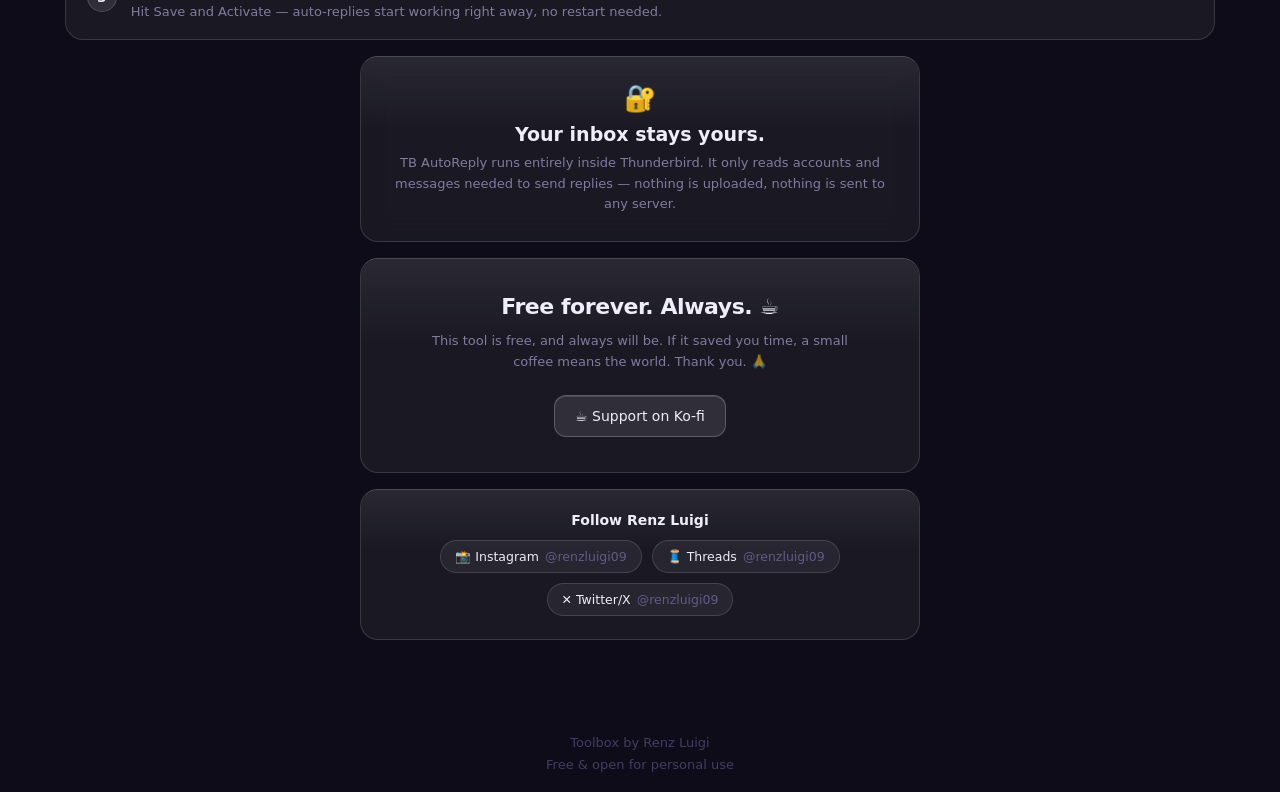
<file: tb-autoreply.html>
<!DOCTYPE html>
<html lang="en">
<head>
<meta charset="UTF-8">
<meta name="viewport" content="width=device-width, initial-scale=1.0">
<title>TB AutoReply — by Renz Luigi</title>
<link rel="stylesheet" href="/assets/css/global.css">
<link rel="stylesheet" href="/assets/css/aio-tool.css">
<link rel="stylesheet" href="/assets/css/liquid.css">
<style>
  /* Page-specific bits only — everything else reuses global/aio-tool/liquid tokens */

  .bg-orbs { display: block; }

  .hero {
    text-align: center;
    max-width: 720px;
    margin: 2.5rem auto 2rem;
    padding: 0 1rem;
  }

  .hero-badge {
    display: inline-flex;
    align-items: center;
    gap: 6px;
    font-size: 12px;
    font-weight: 500;
    padding: 5px 12px;
    border-radius: 999px;
    background: rgba(245, 166, 35, 0.12);
    border: 0.5px solid rgba(245, 166, 35, 0.3);
    color: #f5a623;
    margin-bottom: 1.2rem;
  }

  .hero h1 {
    font-size: 40px;
    font-weight: 600;
    letter-spacing: -0.03em;
    line-height: 1.15;
    margin-bottom: 0.9rem;
    color: var(--liq-text);
  }
  .hero h1 em {
    font-style: normal;
    background: linear-gradient(135deg, #b9a3ff, #8fb4ff);
    -webkit-background-clip: text;
    background-clip: text;
    color: transparent;
  }

  .hero p {
    font-size: 15px;
    color: var(--liq-text-muted);
    line-height: 1.6;
    margin-bottom: 1.8rem;
  }

  .hero-actions {
    display: flex;
    justify-content: center;
    align-items: center;
    gap: 10px;
    flex-wrap: wrap;
  }

  .btn-download {
    display: inline-flex;
    align-items: center;
    justify-content: center;
    padding: 0 20px;
    height: 42px;
    font-size: 14px;
    font-weight: 500;
    font-family: var(--font-sans);
    color: var(--liq-text) !important;
    background: rgba(255,255,255,0.1) !important;
    border: 0.5px solid rgba(255,255,255,0.22) !important;
    border-radius: 12px !important;
    text-decoration: none !important;
    outline: none !important;
    box-shadow: inset 0 1px 0 rgba(255,255,255,0.12) !important;
    transition: background 0.2s, border-color 0.2s;
  }
  .btn-download:hover {
    background: rgba(255,255,255,0.16) !important;
    border-color: rgba(255,255,255,0.35) !important;
  }

  .btn-secondary {
    display: inline-flex;
    align-items: center;
    justify-content: center;
    padding: 0 20px;
    height: 42px;
    font-size: 14px;
    font-weight: 500;
    font-family: var(--font-sans);
    color: var(--liq-text-muted) !important;
    background: transparent !important;
    border: 0.5px solid var(--liq-border) !important;
    border-radius: 12px !important;
    text-decoration: none;
    transition: background 0.2s, border-color 0.2s;
  }
  .btn-secondary:hover {
    background: rgba(255,255,255,0.06) !important;
    border-color: var(--liq-border-hover) !important;
    color: var(--liq-text) !important;
  }

  .early-access-note {
    font-size: 12px;
    color: var(--liq-text-hint);
    margin-top: 12px;
  }

  /* ── Nav ── */
  nav {
    position: sticky;
    top: 0;
    z-index: 100;
    padding: 14px 0;
    backdrop-filter: blur(20px);
    -webkit-backdrop-filter: blur(20px);
    border-bottom: 1px solid var(--liq-border);
    background: rgba(13, 12, 24, 0.6);
  }
  nav .inner {
    max-width: 1150px;
    margin: 0 auto;
    padding: 0 24px;
    display: flex;
    align-items: center;
    justify-content: space-between;
  }
  .nav-logo {
    font-weight: 700;
    font-size: 15px;
    color: var(--liq-text);
    display: flex;
    align-items: center;
    gap: 8px;
  }
  .nav-logo span { font-size: 18px; }
  .nav-back {
    font-size: 12px;
    color: var(--liq-text-hint);
    text-decoration: none;
    margin-right: 10px;
  }
  .nav-links { display: flex; gap: 20px; align-items: center; }
  .nav-links a {
    font-size: 13px;
    color: var(--liq-text-muted);
    text-decoration: none;
    transition: color 0.2s;
  }
  .nav-links a:hover { color: var(--liq-text); }
  @media (max-width: 480px) {
    .nav-links { gap: 14px; }
    .nav-links a { font-size: 12px; }
  }

  /* ── Donation ── */
  .donation-section { padding: 0; text-align: center; }
  .donation-card {
    max-width: 560px;
    margin: 0 auto 1rem;
    padding: 2.2rem 1.8rem;
    text-align: center;
  }
  .donation-card h2 {
    font-size: 22px;
    font-weight: 700;
    letter-spacing: -0.02em;
    color: var(--liq-text);
    margin-bottom: 12px;
  }
  .donation-card p {
    font-size: 13px;
    color: var(--liq-text-muted);
    max-width: 440px;
    margin: 0 auto 22px;
    line-height: 1.6;
  }

  .social-card {
    max-width: 560px;
    margin: 0 auto;
    text-align: center;
    padding: 1.4rem;
  }
  .social-card h3 {
    font-size: 14px;
    font-weight: 600;
    color: var(--liq-text);
    margin-bottom: 12px;
  }
  .social-row {
    display: flex;
    justify-content: center;
    gap: 10px;
    flex-wrap: wrap;
  }
  .social-pill {
    display: inline-flex;
    align-items: center;
    gap: 6px;
    font-size: 12.5px;
    font-weight: 500;
    padding: 8px 14px;
    border-radius: 999px;
    background: rgba(255,255,255,0.06);
    border: 0.5px solid var(--liq-border);
    color: var(--liq-text) !important;
    text-decoration: none !important;
    transition: border-color 0.2s, background 0.2s;
  }
  .social-pill:hover {
    background: rgba(255,255,255,0.1);
    border-color: var(--liq-border-hover);
  }
  .social-pill .handle {
    color: var(--liq-text-hint);
    font-weight: 400;
  }

  /* ── Section heading ── */
  .section-heading {
    text-align: center;
    max-width: 560px;
    margin: 3rem auto 1.6rem;
    padding: 0 1rem;
  }
  .section-heading .eyebrow {
    font-size: 11px;
    font-weight: 500;
    text-transform: uppercase;
    letter-spacing: 0.08em;
    color: var(--liq-text-hint);
    margin-bottom: 8px;
  }
  .section-heading h2 {
    font-size: 24px;
    font-weight: 600;
    letter-spacing: -0.02em;
    color: var(--liq-text);
  }

  /* ── Feature grid ── */
  .feature-grid {
    display: grid;
    grid-template-columns: repeat(3, 1fr);
    gap: 12px;
  }
  @media (max-width: 760px) { .feature-grid { grid-template-columns: 1fr 1fr; } }
  @media (max-width: 480px) { .feature-grid { grid-template-columns: 1fr; } }

  .feature-card { padding: 1.3rem; }
  .feature-icon { font-size: 22px; margin-bottom: 10px; display: block; }
  .feature-card h3 {
    font-size: 14px;
    font-weight: 600;
    color: var(--liq-text);
    margin-bottom: 6px;
    letter-spacing: -0.01em;
  }
  .feature-card p {
    font-size: 13px;
    color: var(--liq-text-muted);
    line-height: 1.55;
  }

  /* ── Steps ── */
  .steps { display: flex; flex-direction: column; gap: 10px; }
  .step-card {
    display: flex;
    align-items: flex-start;
    gap: 14px;
    padding: 1.1rem 1.3rem;
  }
  .step-num {
    flex-shrink: 0;
    width: 30px; height: 30px;
    border-radius: 50%;
    background: rgba(255,255,255,0.1);
    border: 0.5px solid var(--liq-border);
    display: flex;
    align-items: center;
    justify-content: center;
    font-size: 13px;
    font-weight: 600;
    color: var(--liq-text);
  }
  .step-card h3 {
    font-size: 14px;
    font-weight: 600;
    color: var(--liq-text);
    margin-bottom: 3px;
  }
  .step-card p {
    font-size: 13px;
    color: var(--liq-text-muted);
    line-height: 1.55;
  }

  /* ── Privacy note ── */
  .privacy-card {
    max-width: 560px;
    margin: 0 auto 1rem;
    text-align: center;
    padding: 1.6rem;
  }
  .privacy-card .feature-icon { font-size: 26px; }
  .privacy-card h2 {
    font-size: 19px;
    font-weight: 600;
    color: var(--liq-text);
    margin-bottom: 8px;
  }
  .privacy-card p {
    font-size: 13px;
    color: var(--liq-text-muted);
    line-height: 1.6;
  }
</style>
</head>
<body>
<nav>
  <div class="inner">
    <div class="nav-logo">
      <a href="https://renzluigi.pages.dev" class="nav-back">← Toolbox</a>
      <span>🦊</span> TB AutoReply
    </div>
    <div class="nav-links">
      <a href="#features">Features</a>
      <a href="#how">How it works</a>
    </div>
  </div>
</nav>

<div class="bg-orbs">
  <div class="bg-orb bg-orb-1"></div>
  <div class="bg-orb bg-orb-2"></div>
  <div class="bg-orb bg-orb-3"></div>
</div>

<div class="page-container">
  <div class="content">

    <div class="hero">
      <div class="hero-badge">🦊 Thunderbird · Early Access v1.4</div>
      <h1>Office hours and leave replies —<br><em>set once, forget it.</em></h1>
      <p>
        Auto-replies for Thunderbird with a shared weekly office-hours schedule and a dedicated
        on-leave mode. One reply per sender a day — no spammed inboxes.
      </p>
      <div class="hero-actions">
        <a href="/downloads/tb-autoreply-1.4.xpi" class="btn-download">⬇ Download .xpi (early access)</a>
      </div>
      <p class="early-access-note">Thunderbird Add-ons (ATN) listing is v1.0.0, currently pending review. This early-access build (v1.4) is newer — install the .xpi manually for now.</p>
    </div>

    <div class="container">

      <div class="section-heading" id="features">
        <div class="eyebrow">What it does</div>
        <h2>Two modes, one less thing to remember.</h2>
      </div>

      <div class="feature-grid">
        <div class="card feature-card">
          <span class="feature-icon">🕒</span>
          <h3>Office Hours mode</h3>
          <p>One shared weekly schedule — toggle any day off, set start/end times, and it auto-replies outside those hours.</p>
        </div>
        <div class="card feature-card">
          <span class="feature-icon">🌴</span>
          <h3>On Leave mode</h3>
          <p>Pick one account and a date range. Leave replies override Office Hours automatically while active.</p>
        </div>
        <div class="card feature-card">
          <span class="feature-icon">✍️</span>
          <h3>Per-account messages</h3>
          <p>Each account on the Office Hours schedule gets its own message — no more one-size-fits-all reply.</p>
        </div>
        <div class="card feature-card">
          <span class="feature-icon">🔏</span>
          <h3>Auto signature</h3>
          <p>Pulls each account's signature straight from Thunderbird — no retyping it into every message.</p>
        </div>
        <div class="card feature-card">
          <span class="feature-icon">⛔</span>
          <h3>True day-off switch</h3>
          <p>A dedicated Off toggle per day means no accidental auto-replies — separate from the closed-all-day setting.</p>
        </div>
        <div class="card feature-card">
          <span class="feature-icon">⏱️</span>
          <h3>Send delay</h3>
          <p>Waits a few minutes before actually sending — one global setting, adjustable in Settings.</p>
        </div>
        <div class="card feature-card">
          <span class="feature-icon">👥</span>
          <h3>Multi-account</h3>
          <p>Office Hours applies to every account you check in. Leave mode covers one account at a time.</p>
        </div>
        <div class="card feature-card">
          <span class="feature-icon">🔁</span>
          <h3>No inbox spam</h3>
          <p>Each sender gets one auto-reply every 24 hours, no matter how many emails they send.</p>
        </div>
        <div class="card feature-card">
          <span class="feature-icon">🔒</span>
          <h3>100% local</h3>
          <p>Runs inside Thunderbird only. No external server, no data leaves your machine.</p>
        </div>
      </div>

      <div class="section-heading" id="how">
        <div class="eyebrow">How it works</div>
        <h2>Simple as 1, 2, 3.</h2>
      </div>

      <div class="steps">
        <div class="card step-card">
          <div class="step-num">1</div>
          <div>
            <h3>Install the .xpi</h3>
            <p>Early access — download above and load it into Thunderbird manually. Store listing goes live once ATN review is done.</p>
          </div>
        </div>
        <div class="card step-card">
          <div class="step-num">2</div>
          <div>
            <h3>Set up Office Hours or Leave</h3>
            <p>Open the extension's settings, choose accounts, set your schedule or leave dates, and write your message.</p>
          </div>
        </div>
        <div class="card step-card">
          <div class="step-num">3</div>
          <div>
            <h3>Save &amp; Activate</h3>
            <p>Hit Save and Activate — auto-replies start working right away, no restart needed.</p>
          </div>
        </div>
      </div>

      <div class="card privacy-card">
        <span class="feature-icon">🔐</span>
        <h2>Your inbox stays yours.</h2>
        <p>
          TB AutoReply runs entirely inside Thunderbird. It only reads accounts and messages
          needed to send replies — nothing is uploaded, nothing is sent to any server.
        </p>
      </div>

      <div class="donation-section">
        <div class="card donation-card">
          <h2>Free forever. Always. ☕</h2>
          <p>This tool is free, and always will be. If it saved you time, a small coffee means the world. Thank you. 🙏</p>
          <a href="https://ko-fi.com/renzluigi" target="_blank" class="btn-download">☕ Support on Ko-fi</a>
        </div>

        <div class="card social-card">
          <h3>Follow Renz Luigi</h3>
          <div class="social-row">
            <a class="social-pill" href="https://instagram.com/renzluigi09" target="_blank" rel="noopener">📸 Instagram <span class="handle">@renzluigi09</span></a>
            <a class="social-pill" href="https://threads.net/@renzluigi09" target="_blank" rel="noopener">🧵 Threads <span class="handle">@renzluigi09</span></a>
            <a class="social-pill" href="https://x.com/renzluigi09" target="_blank" rel="noopener">✕ Twitter/X <span class="handle">@renzluigi09</span></a>
          </div>
        </div>
      </div>

    </div>
  </div>

  <div id="footer">
    <footer>
      Toolbox by Renz Luigi<br>
      Free &amp; open for personal use
    </footer>
  </div>
</div>

</body>
</html>
</file>
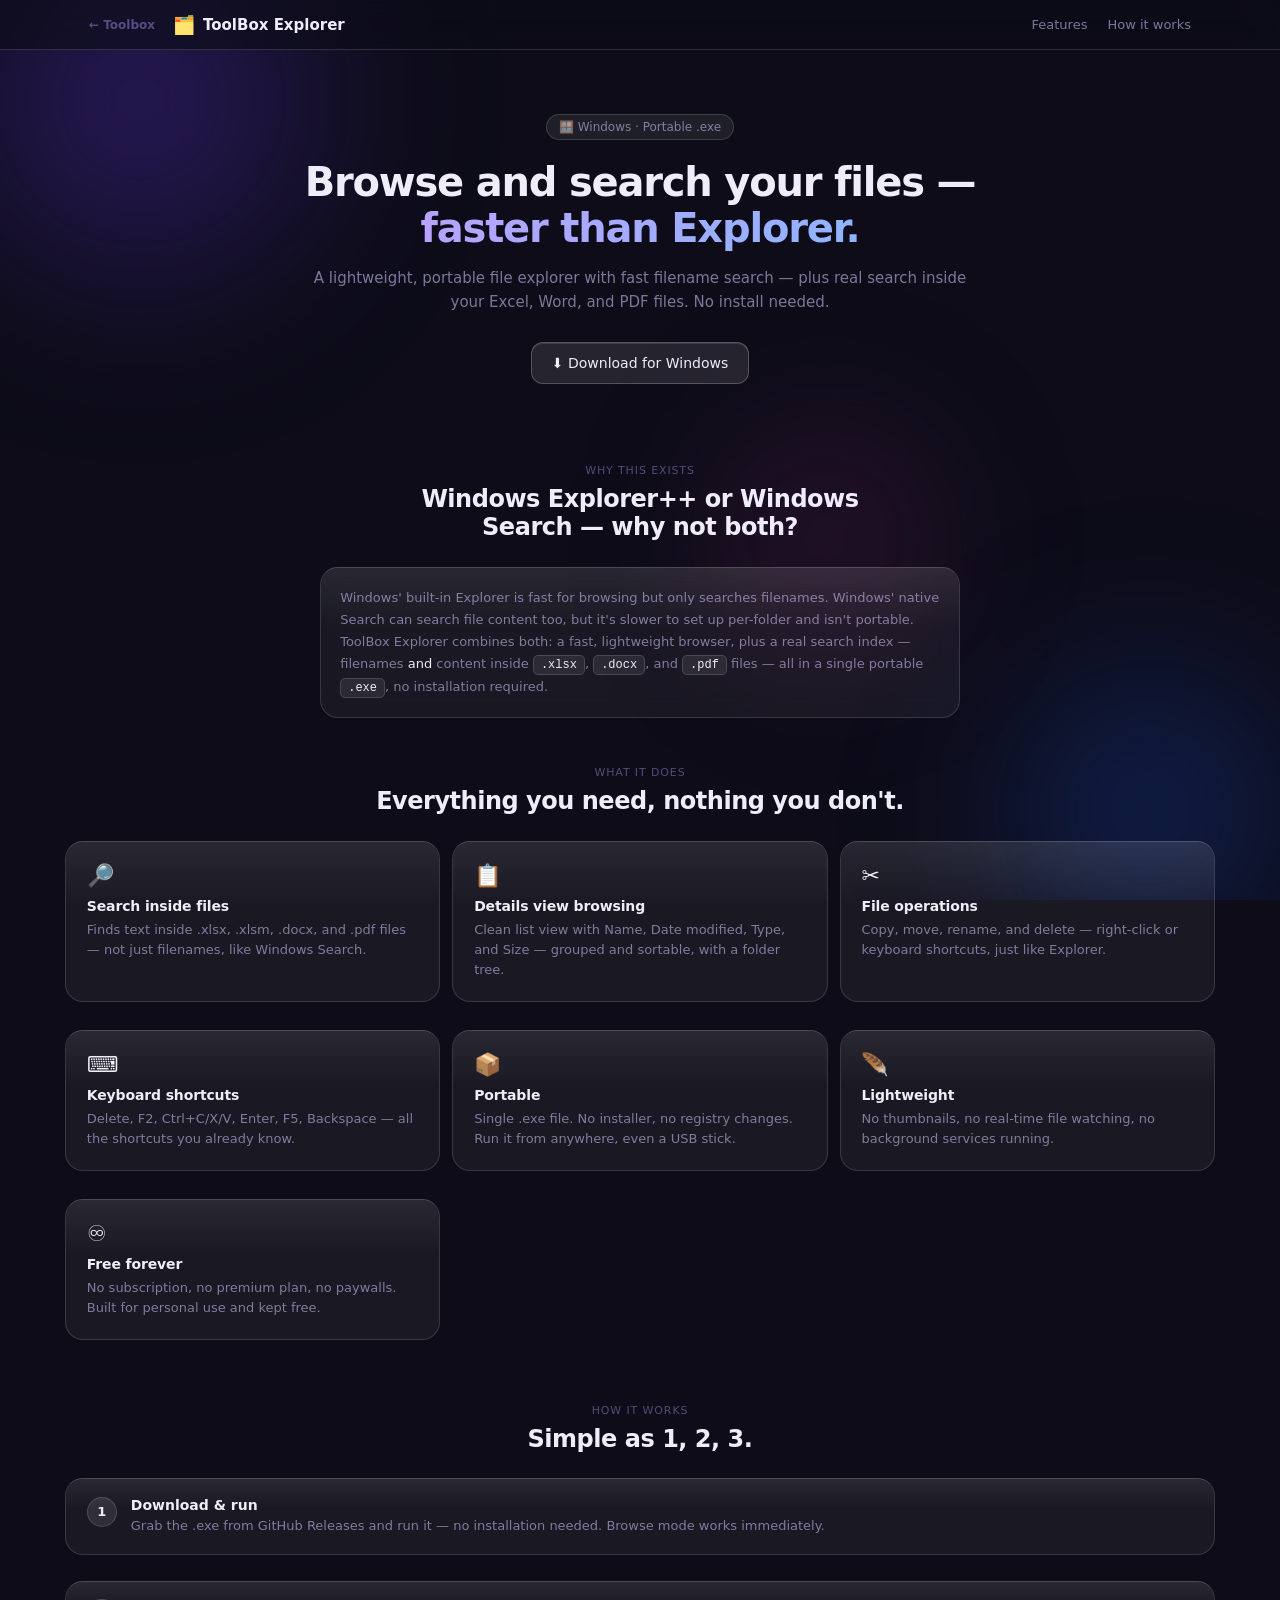
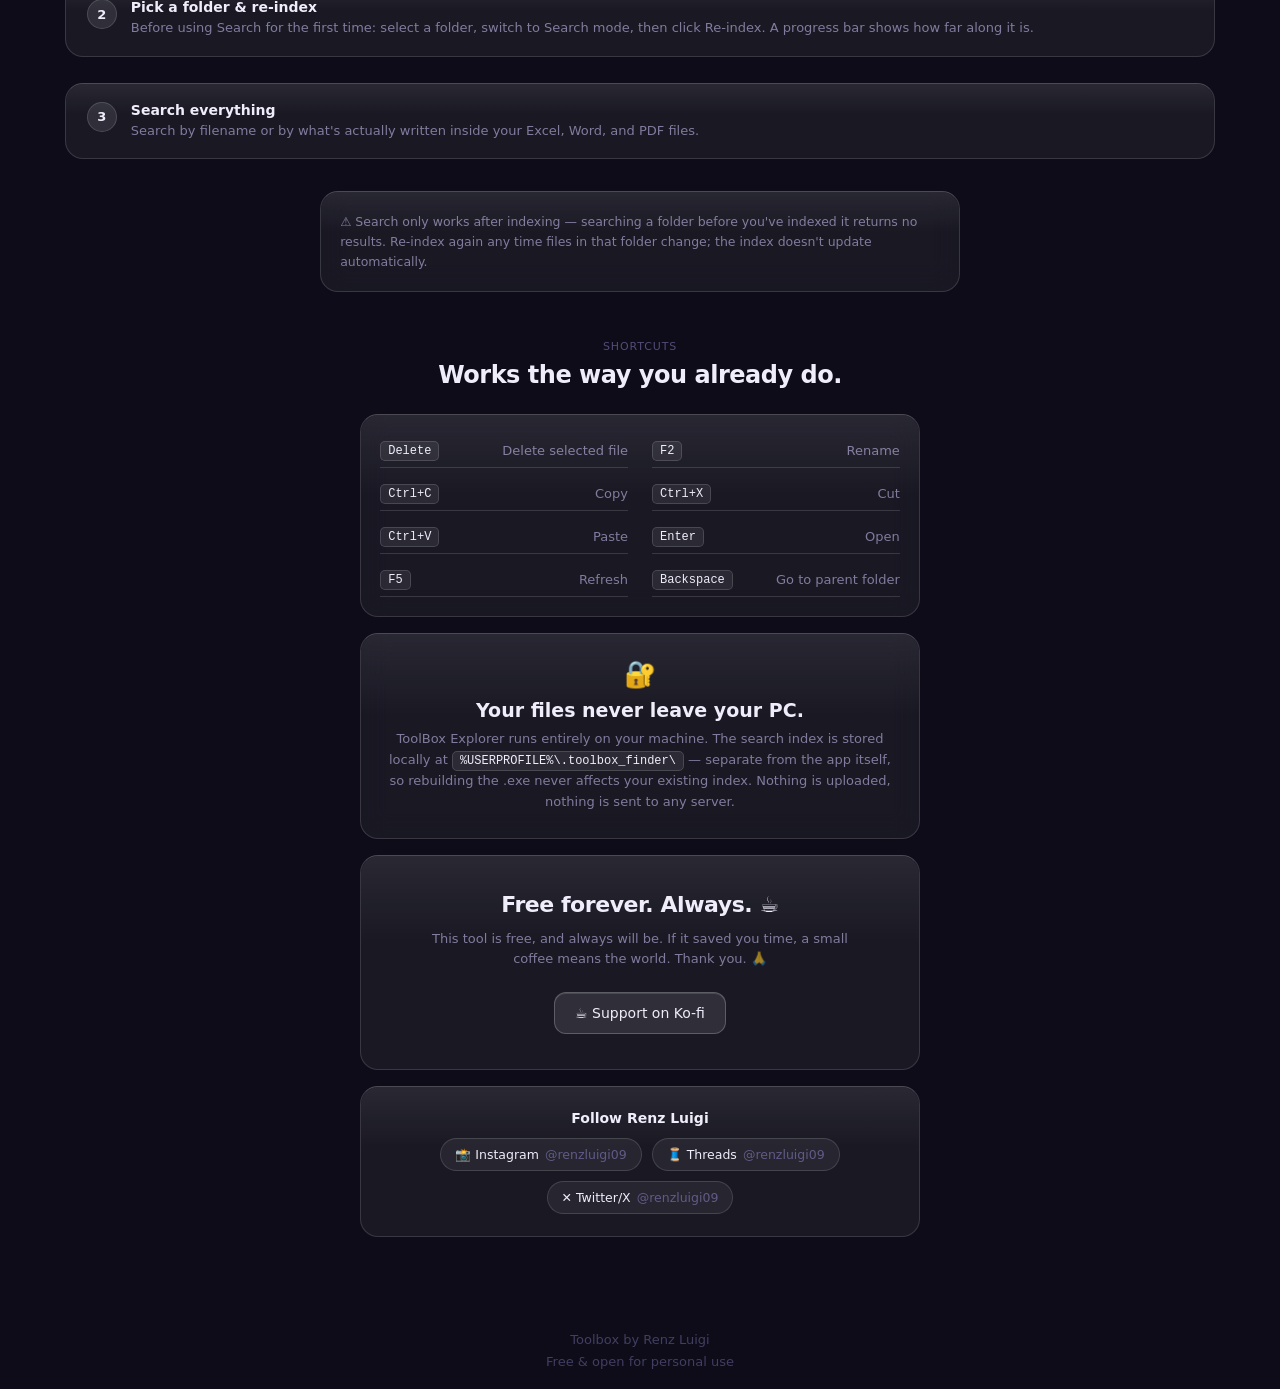
<file: toolbox-explorer.html>
<!DOCTYPE html>
<html lang="en">
<head>
<meta charset="UTF-8">
<meta name="viewport" content="width=device-width, initial-scale=1.0">
<title>ToolBox Explorer — by Renz Luigi</title>
<link rel="stylesheet" href="/assets/css/global.css">
<link rel="stylesheet" href="/assets/css/aio-tool.css">
<link rel="stylesheet" href="/assets/css/liquid.css">
<style>
  /* Page-specific bits only — everything else reuses global/aio-tool/liquid tokens */

  .bg-orbs { display: block; }

  .hero {
    text-align: center;
    max-width: 720px;
    margin: 2.5rem auto 2rem;
    padding: 0 1rem;
  }

  .hero-badge {
    display: inline-flex;
    align-items: center;
    gap: 6px;
    font-size: 12px;
    font-weight: 500;
    padding: 5px 12px;
    border-radius: 999px;
    background: rgba(255,255,255,0.08);
    border: 0.5px solid var(--liq-border);
    color: var(--liq-text-muted);
    margin-bottom: 1.2rem;
  }

  .hero h1 {
    font-size: 40px;
    font-weight: 600;
    letter-spacing: -0.03em;
    line-height: 1.15;
    margin-bottom: 0.9rem;
    color: var(--liq-text);
  }
  .hero h1 em {
    font-style: normal;
    background: linear-gradient(135deg, #b9a3ff, #8fb4ff);
    -webkit-background-clip: text;
    background-clip: text;
    color: transparent;
  }

  .hero p {
    font-size: 15px;
    color: var(--liq-text-muted);
    line-height: 1.6;
    margin-bottom: 1.8rem;
  }

  .hero-actions {
    display: flex;
    justify-content: center;
    align-items: center;
    gap: 10px;
    flex-wrap: wrap;
  }

  .btn-download {
    display: inline-flex;
    align-items: center;
    justify-content: center;
    padding: 0 20px;
    height: 42px;
    font-size: 14px;
    font-weight: 500;
    font-family: var(--font-sans);
    color: var(--liq-text) !important;
    background: rgba(255,255,255,0.1) !important;
    border: 0.5px solid rgba(255,255,255,0.22) !important;
    border-radius: 12px !important;
    text-decoration: none !important;
    outline: none !important;
    box-shadow: inset 0 1px 0 rgba(255,255,255,0.12) !important;
    transition: background 0.2s, border-color 0.2s;
  }
  .btn-download:hover {
    background: rgba(255,255,255,0.16) !important;
    border-color: rgba(255,255,255,0.35) !important;
  }

  .btn-secondary {
    display: inline-flex;
    align-items: center;
    justify-content: center;
    padding: 0 20px;
    height: 42px;
    font-size: 14px;
    font-weight: 500;
    font-family: var(--font-sans);
    color: var(--liq-text-muted) !important;
    background: transparent !important;
    border: 0.5px solid var(--liq-border) !important;
    border-radius: 12px !important;
    text-decoration: none;
    transition: background 0.2s, border-color 0.2s;
  }
  .btn-secondary:hover {
    background: rgba(255,255,255,0.06) !important;
    border-color: var(--liq-border-hover) !important;
    color: var(--liq-text) !important;
  }

  /* ── Nav ── */
  nav {
    position: sticky;
    top: 0;
    z-index: 100;
    padding: 14px 0;
    backdrop-filter: blur(20px);
    -webkit-backdrop-filter: blur(20px);
    border-bottom: 1px solid var(--liq-border);
    background: rgba(13, 12, 24, 0.6);
  }
  nav .inner {
    max-width: 1150px;
    margin: 0 auto;
    padding: 0 24px;
    display: flex;
    align-items: center;
    justify-content: space-between;
  }
  .nav-logo {
    font-weight: 700;
    font-size: 15px;
    color: var(--liq-text);
    display: flex;
    align-items: center;
    gap: 8px;
  }
  .nav-logo span { font-size: 18px; }
  .nav-back {
    font-size: 12px;
    color: var(--liq-text-hint);
    text-decoration: none;
    margin-right: 10px;
  }
  .nav-links { display: flex; gap: 20px; align-items: center; }
  .nav-links a {
    font-size: 13px;
    color: var(--liq-text-muted);
    text-decoration: none;
    transition: color 0.2s;
  }
  .nav-links a:hover { color: var(--liq-text); }
  @media (max-width: 480px) {
    .nav-links { gap: 14px; }
    .nav-links a { font-size: 12px; }
  }

  /* ── Donation ── */
  .donation-section { padding: 0; text-align: center; }
  .donation-card {
    max-width: 560px;
    margin: 0 auto 1rem;
    padding: 2.2rem 1.8rem;
    text-align: center;
  }
  .donation-card h2 {
    font-size: 22px;
    font-weight: 700;
    letter-spacing: -0.02em;
    color: var(--liq-text);
    margin-bottom: 12px;
  }
  .donation-card p {
    font-size: 13px;
    color: var(--liq-text-muted);
    max-width: 440px;
    margin: 0 auto 22px;
    line-height: 1.6;
  }

  .social-card {
    max-width: 560px;
    margin: 0 auto;
    text-align: center;
    padding: 1.4rem;
  }
  .social-card h3 {
    font-size: 14px;
    font-weight: 600;
    color: var(--liq-text);
    margin-bottom: 12px;
  }
  .social-row {
    display: flex;
    justify-content: center;
    gap: 10px;
    flex-wrap: wrap;
  }
  .social-pill {
    display: inline-flex;
    align-items: center;
    gap: 6px;
    font-size: 12.5px;
    font-weight: 500;
    padding: 8px 14px;
    border-radius: 999px;
    background: rgba(255,255,255,0.06);
    border: 0.5px solid var(--liq-border);
    color: var(--liq-text) !important;
    text-decoration: none !important;
    transition: border-color 0.2s, background 0.2s;
  }
  .social-pill:hover {
    background: rgba(255,255,255,0.1);
    border-color: var(--liq-border-hover);
  }
  .social-pill .handle {
    color: var(--liq-text-hint);
    font-weight: 400;
  }

  /* ── Section heading ── */
  .section-heading {
    text-align: center;
    max-width: 560px;
    margin: 3rem auto 1.6rem;
    padding: 0 1rem;
  }
  .section-heading .eyebrow {
    font-size: 11px;
    font-weight: 500;
    text-transform: uppercase;
    letter-spacing: 0.08em;
    color: var(--liq-text-hint);
    margin-bottom: 8px;
  }
  .section-heading h2 {
    font-size: 24px;
    font-weight: 600;
    letter-spacing: -0.02em;
    color: var(--liq-text);
  }

  /* ── Feature grid ── */
  .feature-grid {
    display: grid;
    grid-template-columns: repeat(3, 1fr);
    gap: 12px;
  }
  @media (max-width: 760px) { .feature-grid { grid-template-columns: 1fr 1fr; } }
  @media (max-width: 480px) { .feature-grid { grid-template-columns: 1fr; } }

  .feature-card { padding: 1.3rem; }
  .feature-icon { font-size: 22px; margin-bottom: 10px; display: block; }
  .feature-card h3 {
    font-size: 14px;
    font-weight: 600;
    color: var(--liq-text);
    margin-bottom: 6px;
    letter-spacing: -0.01em;
  }
  .feature-card p {
    font-size: 13px;
    color: var(--liq-text-muted);
    line-height: 1.55;
  }

  /* ── Steps ── */
  .steps { display: flex; flex-direction: column; gap: 10px; }
  .step-card {
    display: flex;
    align-items: flex-start;
    gap: 14px;
    padding: 1.1rem 1.3rem;
  }
  .step-num {
    flex-shrink: 0;
    width: 30px; height: 30px;
    border-radius: 50%;
    background: rgba(255,255,255,0.1);
    border: 0.5px solid var(--liq-border);
    display: flex;
    align-items: center;
    justify-content: center;
    font-size: 13px;
    font-weight: 600;
    color: var(--liq-text);
  }
  .step-card h3 {
    font-size: 14px;
    font-weight: 600;
    color: var(--liq-text);
    margin-bottom: 3px;
  }
  .step-card p {
    font-size: 13px;
    color: var(--liq-text-muted);
    line-height: 1.55;
  }

  /* ── Keyboard shortcuts table ── */
  .kbd-grid {
    display: grid;
    grid-template-columns: repeat(2, 1fr);
    gap: 10px 24px;
  }
  @media (max-width: 560px) { .kbd-grid { grid-template-columns: 1fr; } }
  .kbd-row {
    display: flex;
    align-items: center;
    justify-content: space-between;
    font-size: 13px;
    padding: 6px 0;
    border-bottom: 0.5px solid var(--liq-border);
  }
  .kbd-row span:last-child { color: var(--liq-text-muted); }
  kbd {
    font-family: var(--font-mono);
    font-size: 12px;
    background: rgba(255,255,255,0.08);
    border: 0.5px solid var(--liq-border);
    border-radius: 5px;
    padding: 2px 7px;
    color: var(--liq-text);
  }

  /* ── Privacy note ── */
  .privacy-card {
    max-width: 560px;
    margin: 0 auto 1rem;
    text-align: center;
    padding: 1.6rem;
  }
  .privacy-card .feature-icon { font-size: 26px; }
  .privacy-card h2 {
    font-size: 19px;
    font-weight: 600;
    color: var(--liq-text);
    margin-bottom: 8px;
  }
  .privacy-card p {
    font-size: 13px;
    color: var(--liq-text-muted);
    line-height: 1.6;
  }
</style>
</head>
<body>
<nav>
  <div class="inner">
    <div class="nav-logo">
      <a href="https://renzluigi.pages.dev" class="nav-back">← Toolbox</a>
      <span>🗂️</span> ToolBox Explorer
    </div>
    <div class="nav-links">
      <a href="#features">Features</a>
      <a href="#how">How it works</a>
    </div>
  </div>
</nav>

<div class="bg-orbs">
  <div class="bg-orb bg-orb-1"></div>
  <div class="bg-orb bg-orb-2"></div>
  <div class="bg-orb bg-orb-3"></div>
</div>

<div class="page-container">
  <div class="content">

    <div class="hero">
      <div class="hero-badge">🪟 Windows · Portable .exe</div>
      <h1>Browse and search your files —<br><em>faster than Explorer.</em></h1>
      <p>
        A lightweight, portable file explorer with fast filename search — plus real search
        inside your Excel, Word, and PDF files. No install needed.
      </p>
      <div class="hero-actions">
        <a href="https://github.com/renzluigi-27/toolbox-explorer/releases" class="btn-download">⬇ Download for Windows</a>
      </div>
    </div>

    <div class="container">

      <div class="section-heading" id="features">
        <div class="eyebrow">Why this exists</div>
        <h2>Windows Explorer++ or Windows Search — why not both?</h2>
      </div>

      <div class="card" style="max-width: 640px; margin: 0 auto 2.5rem;">
        <p style="font-size: 13px; color: var(--liq-text-muted); line-height: 1.7;">
          Windows' built-in Explorer is fast for browsing but only searches filenames. Windows'
          native Search can search file content too, but it's slower to set up per-folder and
          isn't portable. ToolBox Explorer combines both: a fast, lightweight browser, plus a real
          search index — filenames <em style="color: var(--liq-text); font-style: normal;">and</em>
          content inside <kbd>.xlsx</kbd>, <kbd>.docx</kbd>, and <kbd>.pdf</kbd> files — all in a
          single portable <kbd>.exe</kbd>, no installation required.
        </p>
      </div>

      <div class="section-heading">
        <div class="eyebrow">What it does</div>
        <h2>Everything you need, nothing you don't.</h2>
      </div>

      <div class="feature-grid">
        <div class="card feature-card">
          <span class="feature-icon">🔎</span>
          <h3>Search inside files</h3>
          <p>Finds text inside .xlsx, .xlsm, .docx, and .pdf files — not just filenames, like Windows Search.</p>
        </div>
        <div class="card feature-card">
          <span class="feature-icon">📋</span>
          <h3>Details view browsing</h3>
          <p>Clean list view with Name, Date modified, Type, and Size — grouped and sortable, with a folder tree.</p>
        </div>
        <div class="card feature-card">
          <span class="feature-icon">✂️</span>
          <h3>File operations</h3>
          <p>Copy, move, rename, and delete — right-click or keyboard shortcuts, just like Explorer.</p>
        </div>
        <div class="card feature-card">
          <span class="feature-icon">⌨️</span>
          <h3>Keyboard shortcuts</h3>
          <p>Delete, F2, Ctrl+C/X/V, Enter, F5, Backspace — all the shortcuts you already know.</p>
        </div>
        <div class="card feature-card">
          <span class="feature-icon">📦</span>
          <h3>Portable</h3>
          <p>Single .exe file. No installer, no registry changes. Run it from anywhere, even a USB stick.</p>
        </div>
        <div class="card feature-card">
          <span class="feature-icon">🪶</span>
          <h3>Lightweight</h3>
          <p>No thumbnails, no real-time file watching, no background services running.</p>
        </div>
        <div class="card feature-card">
          <span class="feature-icon">♾️</span>
          <h3>Free forever</h3>
          <p>No subscription, no premium plan, no paywalls. Built for personal use and kept free.</p>
        </div>
      </div>

      <div class="section-heading" id="how">
        <div class="eyebrow">How it works</div>
        <h2>Simple as 1, 2, 3.</h2>
      </div>

      <div class="steps">
        <div class="card step-card">
          <div class="step-num">1</div>
          <div>
            <h3>Download &amp; run</h3>
            <p>Grab the .exe from GitHub Releases and run it — no installation needed. Browse mode works immediately.</p>
          </div>
        </div>
        <div class="card step-card">
          <div class="step-num">2</div>
          <div>
            <h3>Pick a folder &amp; re-index</h3>
            <p>Before using Search for the first time: select a folder, switch to Search mode, then click Re-index. A progress bar shows how far along it is.</p>
          </div>
        </div>
        <div class="card step-card">
          <div class="step-num">3</div>
          <div>
            <h3>Search everything</h3>
            <p>Search by filename or by what's actually written inside your Excel, Word, and PDF files.</p>
          </div>
        </div>
      </div>

      <div class="card" style="max-width: 640px; margin: 1rem auto 0; border-color: rgba(255,176,32,0.3);">
        <p style="font-size: 12.5px; color: var(--liq-text-muted); line-height: 1.6;">
          ⚠️ Search only works after indexing — searching a folder before you've indexed it returns no
          results. Re-index again any time files in that folder change; the index doesn't update automatically.
        </p>
      </div>

      <div class="section-heading">
        <div class="eyebrow">Shortcuts</div>
        <h2>Works the way you already do.</h2>
      </div>

      <div class="card" style="max-width: 560px; margin: 0 auto 1rem;">
        <div class="kbd-grid">
          <div class="kbd-row"><kbd>Delete</kbd><span>Delete selected file</span></div>
          <div class="kbd-row"><kbd>F2</kbd><span>Rename</span></div>
          <div class="kbd-row"><kbd>Ctrl+C</kbd><span>Copy</span></div>
          <div class="kbd-row"><kbd>Ctrl+X</kbd><span>Cut</span></div>
          <div class="kbd-row"><kbd>Ctrl+V</kbd><span>Paste</span></div>
          <div class="kbd-row"><kbd>Enter</kbd><span>Open</span></div>
          <div class="kbd-row"><kbd>F5</kbd><span>Refresh</span></div>
          <div class="kbd-row"><kbd>Backspace</kbd><span>Go to parent folder</span></div>
        </div>
      </div>

      <div class="card privacy-card">
        <span class="feature-icon">🔐</span>
        <h2>Your files never leave your PC.</h2>
        <p>
          ToolBox Explorer runs entirely on your machine. The search index is stored locally
          at <kbd>%USERPROFILE%\.toolbox_finder\</kbd> — separate from the app itself, so
          rebuilding the .exe never affects your existing index. Nothing is uploaded, nothing is
          sent to any server.
        </p>
      </div>

      <div class="donation-section">
        <div class="card donation-card">
          <h2>Free forever. Always. ☕</h2>
          <p>This tool is free, and always will be. If it saved you time, a small coffee means the world. Thank you. 🙏</p>
          <a href="https://ko-fi.com/renzluigi" target="_blank" class="btn-download">☕ Support on Ko-fi</a>
        </div>

        <div class="card social-card">
          <h3>Follow Renz Luigi</h3>
          <div class="social-row">
            <a class="social-pill" href="https://instagram.com/renzluigi09" target="_blank" rel="noopener">📸 Instagram <span class="handle">@renzluigi09</span></a>
            <a class="social-pill" href="https://threads.net/@renzluigi09" target="_blank" rel="noopener">🧵 Threads <span class="handle">@renzluigi09</span></a>
            <a class="social-pill" href="https://x.com/renzluigi09" target="_blank" rel="noopener">✕ Twitter/X <span class="handle">@renzluigi09</span></a>
          </div>
        </div>
      </div>

    </div>
  </div>

  <div id="footer">
    <footer>
      Toolbox by Renz Luigi<br>
      Free &amp; open for personal use
    </footer>
  </div>
</div>

</body>
</html>
</file>
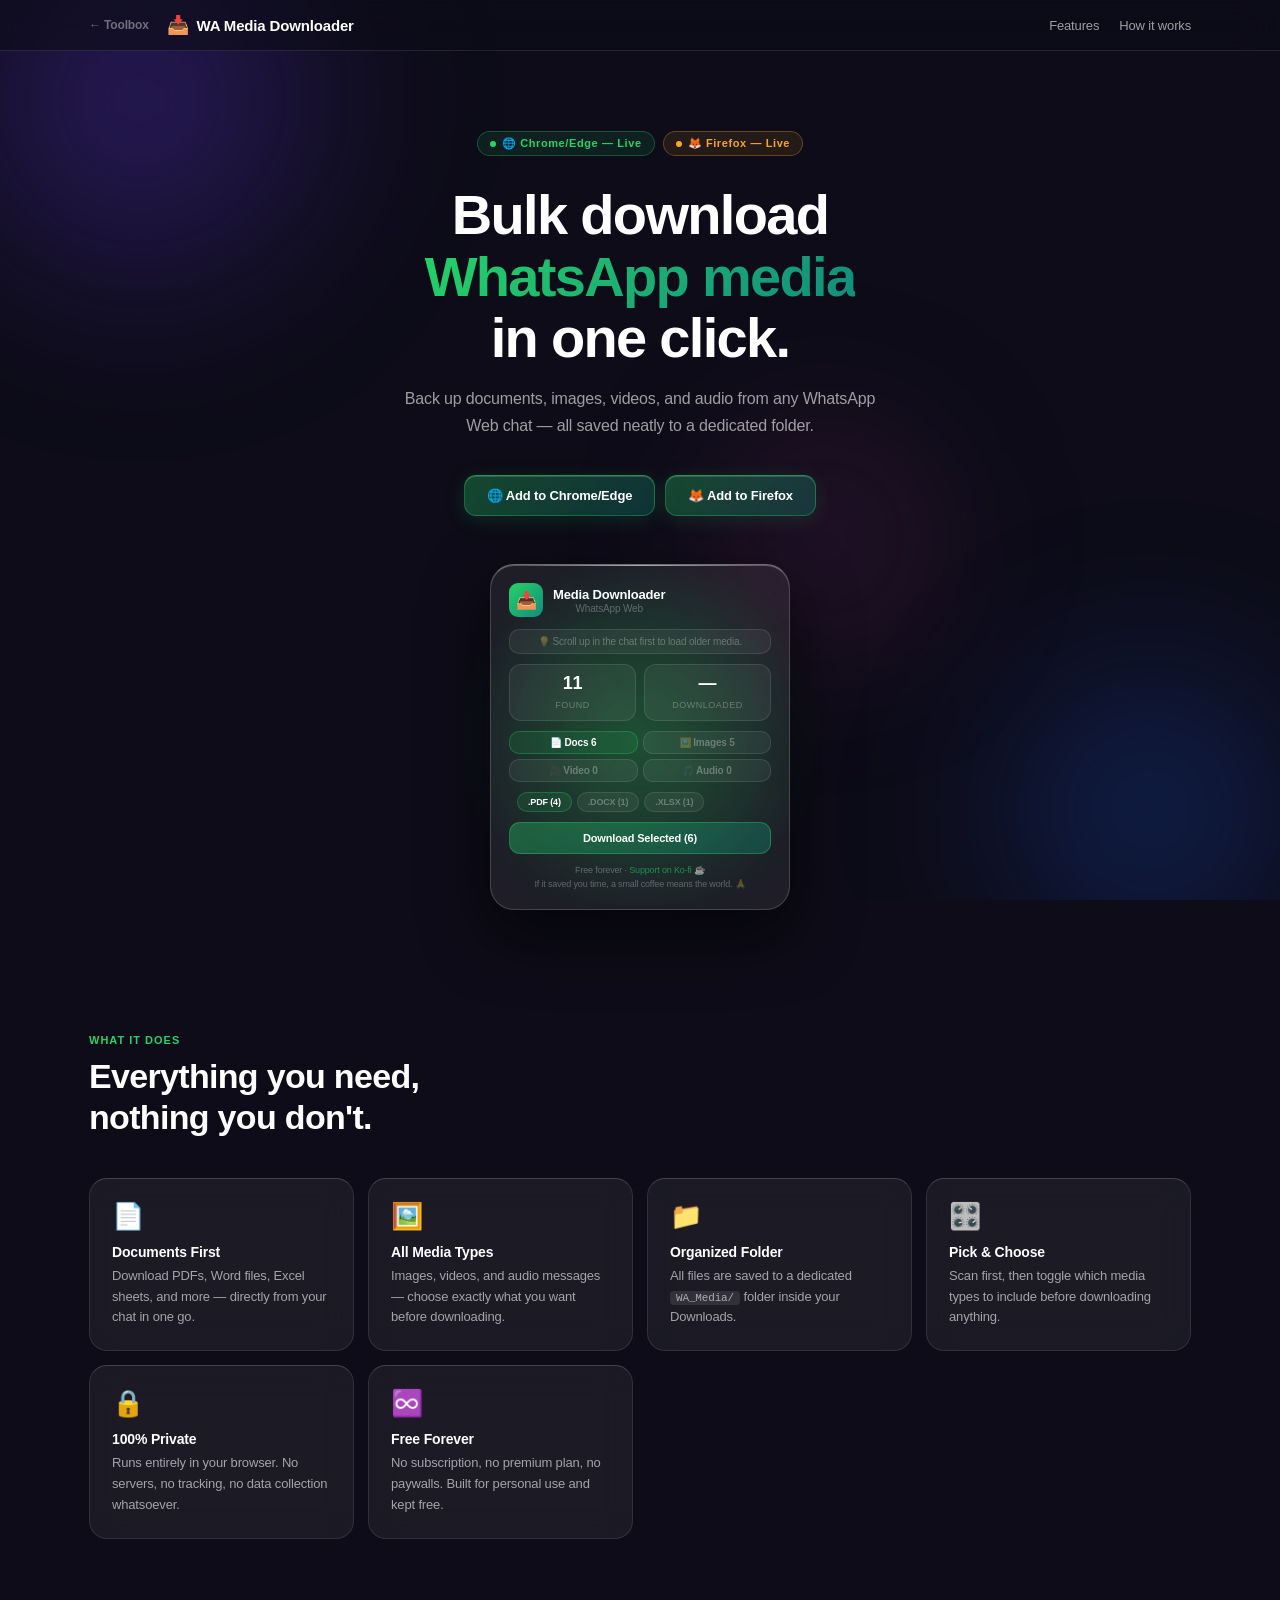
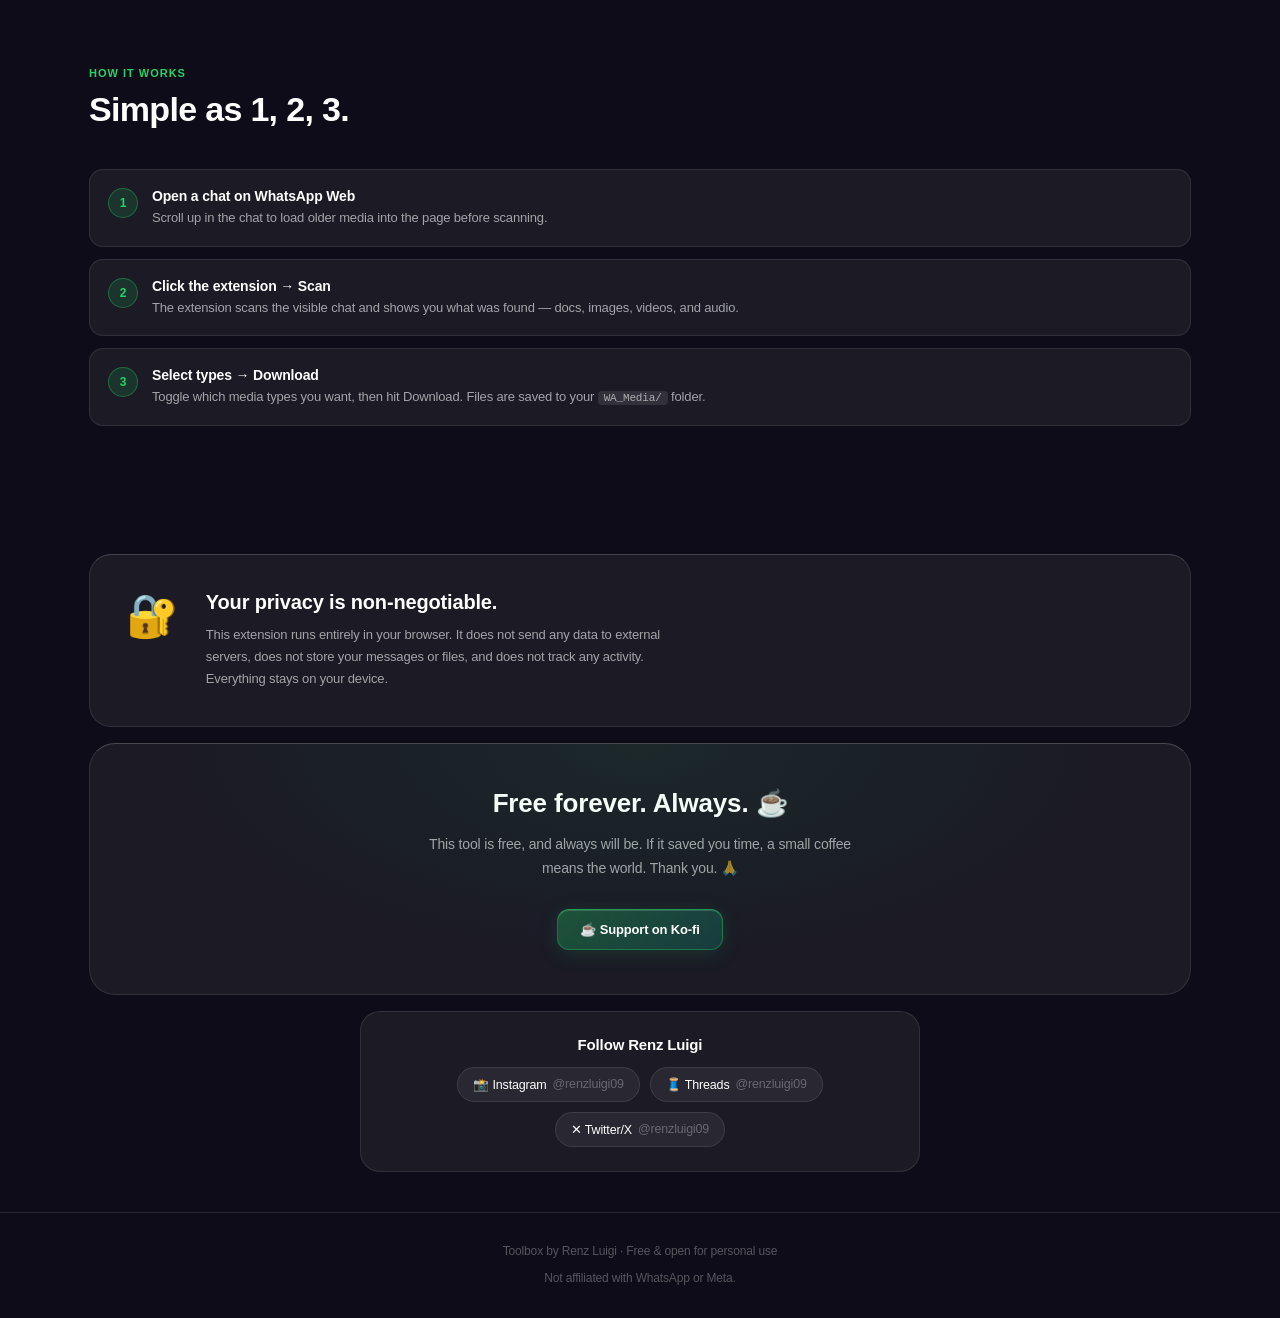
<file: wa-media-downloader.html>
<!DOCTYPE html>
<html lang="en">
<head>
  <meta charset="UTF-8" />
  <meta name="viewport" content="width=device-width, initial-scale=1.0"/>
  <title>WA Media Downloader — by Renz Luigi</title>
  <style>
    *, *::before, *::after { margin: 0; padding: 0; box-sizing: border-box; }

    :root {
      --green: #25d366;
      --green-dim: rgba(37, 211, 102, 0.15);
      --green-border: rgba(37, 211, 102, 0.35);
      --white: #ffffff;
      --white-60: rgba(255,255,255,0.6);
      --white-30: rgba(255,255,255,0.3);
      --white-10: rgba(255,255,255,0.1);
      --white-06: rgba(255,255,255,0.06);
      --bg: #0d0c18;
    }

    html { scroll-behavior: smooth; }

    body {
      font-family: -apple-system, BlinkMacSystemFont, 'SF Pro Display', 'SF Pro Text', 'Helvetica Neue', sans-serif;
      letter-spacing: -0.01em;
      background: var(--bg);
      color: var(--white);
      min-height: 100vh;
      overflow-x: hidden;
    }

    /* ── Background orbs ── */
    .bg-orbs {
      position: fixed;
      inset: 0;
      pointer-events: none;
      z-index: 0;
      overflow: hidden;
    }

    .orb {
      position: absolute;
      border-radius: 50%;
      filter: blur(72px);
      pointer-events: none;
      will-change: transform;
    }

    .orb-1 {
      width: 520px; height: 520px;
      background: radial-gradient(circle, rgba(85,50,195,0.45), transparent 70%);
      top: -160px; left: -120px;
      animation: orbDrift1 11s ease-in-out infinite alternate;
    }

    .orb-2 {
      width: 420px; height: 420px;
      background: radial-gradient(circle, rgba(22,80,210,0.35), transparent 70%);
      bottom: -120px; right: -80px;
      animation: orbDrift2 14s ease-in-out infinite alternate;
    }

    .orb-3 {
      width: 320px; height: 320px;
      background: radial-gradient(circle, rgba(165,50,130,0.25), transparent 70%);
      top: 42%; left: 52%;
      animation: orbDrift3 17s ease-in-out infinite alternate;
    }

    @keyframes orbDrift1 {
      from { transform: translate(0,0) scale(1); }
      to   { transform: translate(55px,40px) scale(1.1); }
    }
    @keyframes orbDrift2 {
      from { transform: translate(0,0) scale(1); }
      to   { transform: translate(-45px,-55px) scale(0.94); }
    }
    @keyframes orbDrift3 {
      from { transform: translate(0,0) scale(1); }
      to   { transform: translate(38px,-45px) scale(1.07); }
    }

    /* ── Entrance animations ── */
    @keyframes fadeUp {
      from { opacity: 0; transform: translateY(18px); }
      to   { opacity: 1; transform: translateY(0); }
    }

    .store-badges  { animation: fadeUp 0.5s 0.05s ease both; }
    .hero h1       { animation: fadeUp 0.5s 0.15s ease both; }
    .hero p        { animation: fadeUp 0.5s 0.22s ease both; }
    .hero-actions  { animation: fadeUp 0.5s 0.30s ease both; }
    .preview-wrap  { animation: fadeUp 0.6s 0.40s ease both; }

    /* ── Layout ── */
    .container {
      max-width: 1150px;
      margin: 0 auto;
      padding: 0 24px;
      position: relative;
      z-index: 1;
    }

    /* ── Nav ── */
    nav {
      position: sticky;
      top: 0;
      z-index: 100;
      padding: 14px 0;
      backdrop-filter: blur(20px);
      -webkit-backdrop-filter: blur(20px);
      border-bottom: 1px solid var(--white-10);
      background: rgba(13, 12, 24, 0.6);
    }

    nav .inner {
      max-width: 1150px;
      margin: 0 auto;
      padding: 0 24px;
      display: flex;
      align-items: center;
      justify-content: space-between;
    }

    .nav-logo {
      font-weight: 700;
      font-size: 15px;
      color: var(--white);
      display: flex;
      align-items: center;
      gap: 8px;
    }

    .nav-logo span { font-size: 18px; }

    .nav-links {
      display: flex;
      gap: 20px;
      align-items: center;
    }

    .nav-links a {
      font-size: 13px;
      color: var(--white-60);
      text-decoration: none;
      transition: color 0.2s;
    }

    .nav-links a:hover { color: var(--white); }

    /* ── Hero ── */
    .hero {
      padding: 80px 0 60px;
      text-align: center;
    }

    /* ── Store badges row ── */
    .store-badges {
      display: flex;
      gap: 8px;
      justify-content: center;
      flex-wrap: wrap;
      margin-bottom: 28px;
    }

    .store-badge {
      display: inline-flex;
      align-items: center;
      gap: 6px;
      font-size: 11px;
      font-weight: 600;
      letter-spacing: 0.6px;
      border-radius: 99px;
      padding: 5px 12px;
    }

    .store-badge::before {
      content: '';
      width: 6px; height: 6px;
      border-radius: 50%;
      animation: blink 1.2s ease-in-out infinite;
    }

    .badge-orange {
      color: #f5a623;
      background: rgba(245, 166, 35, 0.1);
      border: 1px solid rgba(245, 166, 35, 0.3);
    }
    .badge-orange::before { background: #f5a623; }

    .badge-blue {
      color: #5b9cf6;
      background: rgba(91, 156, 246, 0.1);
      border: 1px solid rgba(91, 156, 246, 0.3);
    }
    .badge-blue::before { background: #5b9cf6; }

    .badge-green {
      color: #25d366;
      background: rgba(37, 211, 102, 0.1);
      border: 1px solid rgba(37, 211, 102, 0.3);
    }
    .badge-green::before { background: #25d366; }

    @keyframes blink {
      0%, 100% { opacity: 1; }
      50% { opacity: 0.3; }
    }

    .hero h1 {
      font-size: clamp(28px, 5vw, 56px);
      font-weight: 700;
      line-height: 1.1;
      margin-bottom: 16px;
      letter-spacing: -0.03em;
    }

    .hero h1 em {
      font-style: normal;
      background: linear-gradient(135deg, var(--green), #128c7e);
      -webkit-background-clip: text;
      -webkit-text-fill-color: transparent;
      background-clip: text;
    }

    .hero p {
      font-size: clamp(14px, 2vw, 16px);
      color: var(--white-60);
      max-width: 480px;
      margin: 0 auto 36px;
      line-height: 1.7;
    }

    .hero-actions {
      display: flex;
      gap: 10px;
      justify-content: center;
      flex-wrap: wrap;
    }

    .btn-primary {
      display: inline-flex;
      align-items: center;
      gap: 8px;
      padding: 12px 22px;
      background: linear-gradient(135deg, rgba(37,211,102,0.3), rgba(18,140,126,0.3));
      border: 1px solid var(--green-border);
      border-top-color: rgba(37,211,102,0.6);
      border-radius: 12px;
      color: var(--white);
      font-size: 13px;
      font-weight: 600;
      font-family: inherit;
      cursor: pointer;
      text-decoration: none;
      transition: all 0.2s ease;
      box-shadow: inset 0 1px 0 rgba(255,255,255,0.15), 0 4px 20px rgba(37,211,102,0.15);
    }

    .btn-primary:hover {
      transform: translateY(-2px);
      box-shadow: inset 0 1px 0 rgba(255,255,255,0.2), 0 8px 28px rgba(37,211,102,0.25);
    }

    .btn-secondary {
      display: inline-flex;
      align-items: center;
      gap: 8px;
      padding: 12px 22px;
      background: var(--white-06);
      border: 1px solid var(--white-10);
      border-top-color: rgba(255,255,255,0.2);
      border-radius: 12px;
      color: var(--white-60);
      font-size: 13px;
      font-weight: 500;
      font-family: inherit;
      cursor: pointer;
      text-decoration: none;
      transition: all 0.2s ease;
    }

    .btn-secondary:hover {
      color: var(--white);
      background: var(--white-10);
      transform: translateY(-2px);
    }

    .btn-disabled {
      opacity: 0.5;
      cursor: not-allowed;
      pointer-events: none;
    }

    /* ── Extension preview mockup ── */
    .preview-wrap {
      margin: 48px auto 0;
      max-width: 300px;
      position: relative;
    }

    .preview-glow {
      position: absolute;
      inset: -30px;
      background: radial-gradient(circle, rgba(37,211,102,0.15) 0%, transparent 70%);
      border-radius: 50%;
      pointer-events: none;
    }

    .preview-card {
      background: rgba(255,255,255,0.07);
      backdrop-filter: blur(32px) saturate(180%);
      -webkit-backdrop-filter: blur(32px) saturate(180%);
      border: 1px solid rgba(255,255,255,0.18);
      border-top-color: rgba(255,255,255,0.35);
      border-radius: 24px;
      padding: 18px;
      box-shadow: 0 24px 64px rgba(0,0,0,0.6), inset 0 1px 0 rgba(255,255,255,0.25);
      position: relative;
      overflow: hidden;
    }

    .preview-card::after {
      content: '';
      position: absolute;
      top: 0; left: 10%; width: 80%; height: 1px;
      background: linear-gradient(90deg, transparent, rgba(255,255,255,0.5), transparent);
    }

    .preview-header { display: flex; align-items: center; gap: 10px; margin-bottom: 12px; }

    .preview-icon {
      width: 34px; height: 34px;
      background: linear-gradient(135deg, var(--green), #128c7e);
      border-radius: 9px;
      display: flex; align-items: center; justify-content: center;
      font-size: 17px;
    }

    .preview-title { font-size: 13px; font-weight: 700; }
    .preview-sub { font-size: 10px; color: var(--white-30); margin-top: 1px; }

    .preview-tip {
      font-size: 10px; color: var(--white-30);
      background: var(--white-06); border: 1px solid var(--white-10);
      border-radius: 10px; padding: 6px 10px; margin-bottom: 10px;
    }

    .preview-stats { display: flex; gap: 8px; margin-bottom: 10px; }

    .preview-stat {
      flex: 1; background: var(--white-06);
      border: 1px solid var(--white-10); border-radius: 12px;
      padding: 8px; text-align: center;
    }

    .preview-stat strong { display: block; font-size: 18px; font-weight: 700; }
    .preview-stat span { font-size: 9px; color: var(--white-30); text-transform: uppercase; letter-spacing: 0.5px; }

    .preview-filters { display: flex; gap: 5px; flex-wrap: wrap; margin-bottom: 10px; }

    .preview-filter {
      flex: 1 1 calc(50% - 5px); font-size: 10px; font-weight: 600;
      padding: 5px 4px; border-radius: 10px; text-align: center;
      border: 1px solid rgba(37,211,102,0.3); background: rgba(37,211,102,0.12);
    }

    .preview-filter.dim {
      border-color: var(--white-10); background: var(--white-06); color: var(--white-30);
    }

    .preview-btn {
      width: 100%; padding: 9px;
      background: linear-gradient(135deg, rgba(37,211,102,0.35), rgba(18,140,126,0.35));
      border: 1px solid var(--green-border); border-radius: 11px;
      color: var(--white); font-size: 11px; font-weight: 600;
      text-align: center; margin-bottom: 10px;
    }

    .preview-footer-text {
      font-size: 9px; color: var(--white-30); text-align: center; line-height: 1.5;
    }

    .preview-footer-text a { color: rgba(37,211,102,0.6); text-decoration: none; }

    /* ── Sections ── */
    .section { padding: 64px 0; }

    .section-label {
      font-size: 11px; font-weight: 600; letter-spacing: 1px;
      text-transform: uppercase; color: var(--green); margin-bottom: 10px;
    }

    .section-title {
      font-size: clamp(22px, 3.5vw, 34px);
      font-weight: 700; margin-bottom: 40px; line-height: 1.2;
      letter-spacing: -0.02em;
    }

    .features-grid {
      display: grid;
      grid-template-columns: repeat(auto-fit, minmax(230px, 1fr));
      gap: 14px;
    }

    .feature-card {
      background: var(--white-06); border: 1px solid var(--white-10);
      border-top-color: rgba(255,255,255,0.18); border-radius: 18px;
      padding: 22px; transition: transform 0.2s, box-shadow 0.2s;
      backdrop-filter: blur(16px);
      -webkit-backdrop-filter: blur(16px);
    }

    .feature-card:hover { transform: translateY(-3px); box-shadow: 0 12px 32px rgba(0,0,0,0.3); }

    .feature-icon { font-size: 26px; margin-bottom: 12px; display: block; }

    .feature-card h3 { font-size: 14px; font-weight: 600; margin-bottom: 6px; }

    .feature-card p { font-size: 13px; color: var(--white-60); line-height: 1.6; }

    /* ── Steps ── */
    .steps { display: flex; flex-direction: column; gap: 12px; }

    .step {
      display: flex; align-items: flex-start; gap: 14px;
      background: var(--white-06); border: 1px solid var(--white-10);
      border-radius: 14px; padding: 18px;
    }

    .step-num {
      min-width: 30px; height: 30px; border-radius: 50%;
      background: var(--green-dim); border: 1px solid var(--green-border);
      display: flex; align-items: center; justify-content: center;
      font-size: 12px; font-weight: 700; color: var(--green);
    }

    .step h3 { font-size: 14px; font-weight: 600; margin-bottom: 4px; }
    .step p { font-size: 13px; color: var(--white-60); line-height: 1.5; }

    /* ── Privacy ── */
    .privacy-card {
      background: var(--white-06); border: 1px solid var(--white-10);
      border-top-color: rgba(255,255,255,0.18); border-radius: 22px;
      padding: 36px; display: flex; gap: 28px;
      align-items: flex-start; flex-wrap: wrap;
    }

    .privacy-icon { font-size: 42px; }

    .privacy-content h2 { font-size: 20px; font-weight: 700; margin-bottom: 10px; }

    .privacy-content p { font-size: 13px; color: var(--white-60); line-height: 1.7; max-width: 480px; }

    /* ── Donation ── */
    .donation-section { padding: 16px 0 40px; text-align: center; }

    .donation-card {
      background: var(--white-06); border: 1px solid var(--white-10);
      border-top-color: rgba(255,255,255,0.2); border-radius: 26px;
      padding: 44px 36px; margin-bottom: 16px; position: relative; overflow: hidden;
    }

    .donation-card::before {
      content: ''; position: absolute; inset: 0;
      background: radial-gradient(ellipse at 50% 0%, rgba(37,211,102,0.08) 0%, transparent 60%);
      pointer-events: none;
    }

    .donation-card h2 { font-size: clamp(20px, 3vw, 26px); font-weight: 700; margin-bottom: 14px; }

    .donation-card p {
      font-size: 14px; color: var(--white-60);
      max-width: 440px; margin: 0 auto 28px; line-height: 1.7;
    }

    .social-card {
      max-width: 560px; margin: 0 auto;
      text-align: center; padding: 24px;
      background: var(--white-06); border: 1px solid var(--white-10);
      border-radius: 20px;
    }
    .social-card h3 { font-size: 15px; font-weight: 600; margin-bottom: 14px; }
    .social-row { display: flex; justify-content: center; gap: 10px; flex-wrap: wrap; }
    .social-pill {
      display: inline-flex; align-items: center; gap: 6px;
      font-size: 12.5px; font-weight: 500;
      padding: 9px 15px; border-radius: 999px;
      background: var(--white-06); border: 1px solid var(--white-10);
      color: var(--white) !important; text-decoration: none !important;
      transition: border-color 0.2s, background 0.2s;
    }
    .social-pill:hover { background: var(--white-10); border-color: rgba(255,255,255,0.25); }
    .social-pill .handle { color: var(--white-30); font-weight: 400; }

    /* ── Footer ── */
    footer { border-top: 1px solid var(--white-10); padding: 28px 0; text-align: center; }

    footer p { font-size: 12px; color: var(--white-30); line-height: 1.8; }

    footer a { color: rgba(37,211,102,0.6); text-decoration: none; }
    footer a:hover { color: var(--green); }

    /* ── Responsive ── */
    @media (max-width: 480px) {
      .nav-links { gap: 14px; }
      .nav-links a { font-size: 12px; }
      .hero { padding: 60px 0 40px; }
      .hero-actions { flex-direction: column; align-items: center; }
      .btn-primary, .btn-secondary { width: 100%; justify-content: center; }
      .privacy-card { flex-direction: column; gap: 14px; padding: 22px; }
      .donation-card { padding: 28px 20px; }
      .store-badges { gap: 6px; }
      .store-badge { font-size: 10px; padding: 4px 10px; }
    }
  </style>
</head>
<body>

  <div class="bg-orbs">
    <div class="orb orb-1"></div>
    <div class="orb orb-2"></div>
    <div class="orb orb-3"></div>
  </div>

  <!-- Nav -->
  <nav>
    <div class="inner">
      <div class="nav-logo">
        <a href="https://renzluigi.pages.dev" style="font-size:12px; color:rgba(255,255,255,0.4); text-decoration:none; margin-right:10px;">← Toolbox</a>
        <span>📥</span> WA Media Downloader
      </div>
      <div class="nav-links">
        <a href="#features">Features</a>
        <a href="#how">How it works</a>
      </div>
    </div>
  </nav>

  <!-- Hero -->
  <section class="hero">
    <div class="container">

      <div class="store-badges">
        <span class="store-badge badge-green">🌐 Chrome/Edge — Live</span>
        <span class="store-badge badge-orange">🦊 Firefox — Live</span>
      </div>

      <h1>Bulk download<br/><em>WhatsApp media</em><br/>in one click.</h1>

      <p>Back up documents, images, videos, and audio from any WhatsApp Web chat — all saved neatly to a dedicated folder.</p>

      <div class="hero-actions">
        <a href="https://chromewebstore.google.com/detail/wa-media-downloader/nfiegobjjgdadmkmiiojejfbpconhodi" target="_blank" class="btn-primary">🌐 Add to Chrome/Edge</a>
        <a href="https://addons.mozilla.org/en-US/firefox/addon/wa-media-downloader/" target="_blank" class="btn-primary">🦊 Add to Firefox</a>
      </div>

      <div class="preview-wrap">
        <div class="preview-glow"></div>
        <div class="preview-card">
          <div class="preview-header">
            <div class="preview-icon">📥</div>
            <div>
              <div class="preview-title">Media Downloader</div>
              <div class="preview-sub">WhatsApp Web</div>
            </div>
          </div>
          <div class="preview-tip">💡 Scroll up in the chat first to load older media.</div>
          <div class="preview-stats">
            <div class="preview-stat"><strong>11</strong><span>Found</span></div>
            <div class="preview-stat"><strong>—</strong><span>Downloaded</span></div>
          </div>
          <div class="preview-filters">
            <div class="preview-filter">📄 Docs 6</div>
            <div class="preview-filter dim">🖼️ Images 5</div>
            <div class="preview-filter dim">🎥 Video 0</div>
            <div class="preview-filter dim">🎵 Audio 0</div>
          </div>
          <div style="display:flex;gap:5px;flex-wrap:wrap;margin-bottom:10px;padding-left:8px;">
            <div class="preview-filter" style="flex:unset;padding:4px 10px;font-size:9px;">.PDF (4)</div>
            <div class="preview-filter dim" style="flex:unset;padding:4px 10px;font-size:9px;">.DOCX (1)</div>
            <div class="preview-filter dim" style="flex:unset;padding:4px 10px;font-size:9px;">.XLSX (1)</div>
          </div>
          <div class="preview-btn">Download Selected (6)</div>
          <div class="preview-footer-text">
            Free forever · <a href="https://ko-fi.com/renzluigi">Support on Ko-fi ☕</a><br/>
            If it saved you time, a small coffee means the world. 🙏
          </div>
        </div>
      </div>

    </div>
  </section>

  <!-- Features -->
  <section class="section" id="features">
    <div class="container">
      <div class="section-label">What it does</div>
      <div class="section-title">Everything you need,<br/>nothing you don't.</div>
      <div class="features-grid">
        <div class="feature-card">
          <span class="feature-icon">📄</span>
          <h3>Documents First</h3>
          <p>Download PDFs, Word files, Excel sheets, and more — directly from your chat in one go.</p>
        </div>
        <div class="feature-card">
          <span class="feature-icon">🖼️</span>
          <h3>All Media Types</h3>
          <p>Images, videos, and audio messages — choose exactly what you want before downloading.</p>
        </div>
        <div class="feature-card">
          <span class="feature-icon">📁</span>
          <h3>Organized Folder</h3>
          <p>All files are saved to a dedicated <code style="background:var(--white-10);padding:1px 6px;border-radius:4px;font-size:11px;">WA_Media/</code> folder inside your Downloads.</p>
        </div>
        <div class="feature-card">
          <span class="feature-icon">🎛️</span>
          <h3>Pick & Choose</h3>
          <p>Scan first, then toggle which media types to include before downloading anything.</p>
        </div>
        <div class="feature-card">
          <span class="feature-icon">🔒</span>
          <h3>100% Private</h3>
          <p>Runs entirely in your browser. No servers, no tracking, no data collection whatsoever.</p>
        </div>
        <div class="feature-card">
          <span class="feature-icon">♾️</span>
          <h3>Free Forever</h3>
          <p>No subscription, no premium plan, no paywalls. Built for personal use and kept free.</p>
        </div>
      </div>
    </div>
  </section>

  <!-- How it works -->
  <section class="section" id="how">
    <div class="container">
      <div class="section-label">How it works</div>
      <div class="section-title">Simple as 1, 2, 3.</div>
      <div class="steps">
        <div class="step">
          <div class="step-num">1</div>
          <div>
            <h3>Open a chat on WhatsApp Web</h3>
            <p>Scroll up in the chat to load older media into the page before scanning.</p>
          </div>
        </div>
        <div class="step">
          <div class="step-num">2</div>
          <div>
            <h3>Click the extension → Scan</h3>
            <p>The extension scans the visible chat and shows you what was found — docs, images, videos, and audio.</p>
          </div>
        </div>
        <div class="step">
          <div class="step-num">3</div>
          <div>
            <h3>Select types → Download</h3>
            <p>Toggle which media types you want, then hit Download. Files are saved to your <code style="background:var(--white-10);padding:1px 6px;border-radius:4px;font-size:11px;">WA_Media/</code> folder.</p>
          </div>
        </div>
      </div>
    </div>
  </section>

  <!-- Privacy -->
  <section class="section" style="padding-bottom: 0;">
    <div class="container">
      <div class="privacy-card">
        <div class="privacy-icon">🔐</div>
        <div class="privacy-content">
          <h2>Your privacy is non-negotiable.</h2>
          <p>This extension runs entirely in your browser. It does not send any data to external servers, does not store your messages or files, and does not track any activity. Everything stays on your device.</p>
        </div>
      </div>
    </div>
  </section>

  <!-- Donation -->
  <section class="donation-section">
    <div class="container">
      <div class="donation-card">
        <h2>Free forever. Always. ☕</h2>
        <p>This tool is free, and always will be. If it saved you time, a small coffee means the world. Thank you. 🙏</p>
        <a href="https://ko-fi.com/renzluigi" target="_blank" class="btn-primary">☕ Support on Ko-fi</a>
      </div>

      <div class="social-card">
        <h3>Follow Renz Luigi</h3>
        <div class="social-row">
          <a class="social-pill" href="https://instagram.com/renzluigi09" target="_blank" rel="noopener">📸 Instagram <span class="handle">@renzluigi09</span></a>
          <a class="social-pill" href="https://threads.net/@renzluigi09" target="_blank" rel="noopener">🧵 Threads <span class="handle">@renzluigi09</span></a>
          <a class="social-pill" href="https://x.com/renzluigi09" target="_blank" rel="noopener">✕ Twitter/X <span class="handle">@renzluigi09</span></a>
        </div>
      </div>
    </div>
  </section>

  <!-- Footer -->
  <footer>
    <div class="container">
      <p>
        Toolbox by Renz Luigi ·
        Free &amp; open for personal use
      </p>
      <p style="margin-top:6px;">Not affiliated with WhatsApp or Meta.</p>
    </div>
  </footer>

</body>
</html>
</file>
<file: assets/css/global.css>
* , *::before, *::after { box-sizing: border-box; margin: 0; padding: 0; }
:root {
  --bg: #f5f4f0;
  --surface: #ffffff;
  --surface2: #f1efe8;
  --border: rgba(0,0,0,0.12);
  --border-strong: rgba(0,0,0,0.25);
  --text: #1a1a18;
  --text-muted: #5f5e5a;
  --text-hint: #888780;
  --green-bg: #EAF3DE;
  --green-text: #3B6D11;
  --green-dot: #639922;
  --red-bg: #FCEBEB;
  --red-text: #A32D2D;
  --red-dot: #E24B4A;
  --warn-bg: #FFF4DC;
  --warn-text: #7A5000;
  --warn-dot: #E8A000;
  --yellow-bg: #FFF8DC;
  --yellow-text: #7A5C00;
  --blue-bg: #E8F0FE;
  --blue-text: #1A56A0;
  --radius-md: 8px;
  --radius-lg: 12px;
  --font-sans: -apple-system, BlinkMacSystemFont, 'Segoe UI', system-ui, sans-serif;
  --font-mono: 'SFMono-Regular', 'Consolas', 'Liberation Mono', monospace;
}
@media (prefers-color-scheme: dark) {
  :root {
    --bg: #1c1c1a;
    --surface: #252523;
    --surface2: #2c2c2a;
    --border: rgba(255,255,255,0.1);
    --border-strong: rgba(255,255,255,0.22);
    --text: #f0ede6;
    --text-muted: #b4b2a9;
    --text-hint: #888780;
    --green-bg: #173404;
    --green-text: #C0DD97;
    --green-dot: #97C459;
    --red-bg: #501313;
    --red-text: #F7C1C1;
    --red-dot: #F09595;
    --warn-bg: #2e2100;
    --warn-text: #e8b84a;
    --yellow-bg: #3a2e00;
    --yellow-text: #f0d060;
    --blue-bg: #0d1f3c;
    --blue-text: #90b8f8;
  }
}
html, body { height: 100%; }
body {
  margin: 0;
  height: 100%;
  overflow-x: hidden;
  font-family: var(--font-sans);
  background: var(--bg);
  color: var(--text);
}
.page-container {
  min-height: 100vh;
  display: flex;
  flex-direction: column;
}
.content {
  flex: 1;
  width: 100%;
  display: flex;
  flex-direction: column;
  align-items: center;
  padding: 1rem 1rem 0.75rem;
}
/* Widened from 900px so the tab bar has room to grow as more modes are added
   (7 tabs at min-width:120px + gaps needs ~886px, leaving almost no margin
   at 900px — this was the real cause of tabs overlapping/overflowing). */
header { text-align: center; margin-bottom: 1rem; width: 100%; max-width: 1150px; }
header h1 { font-size: 26px; font-weight: 600; letter-spacing: -0.02em; margin-bottom: 6px; }
header p { font-size: 14px; color: var(--text-muted); }
.container { width: 100%; max-width: 1150px; }
.back-link {
  align-self: flex-start;
  font-size: 13px;
  color: var(--text-hint);
  text-decoration: none;
  margin-bottom: 1rem;
  display: inline-flex;
  align-items: center;
  gap: 5px;
  transition: color 0.15s;
}
.back-link:hover { color: var(--text-muted); }
.card {
  background: var(--surface);
  border: 0.5px solid var(--border);
  border-radius: var(--radius-lg);
  padding: 1.2rem;
  margin-bottom: 0.75rem;
}
.section-label {
  font-size: 11px;
  font-weight: 500;
  color: var(--text-hint);
  text-transform: uppercase;
  letter-spacing: 0.08em;
  margin-bottom: 0.75rem;
}
#footer { width: 100%; }
#footer footer {
  text-align: center;
  font-size: 13px;
  color: var(--text-hint);
  line-height: 1.7;
  padding: 0.75rem 1rem 1rem;
}
@media (max-width: 480px) { header h1 { font-size: 20px; } }
@media (min-width: 1200px) { header h1 { font-size: 30px; } }
</file>
<file: assets/css/liquid.css>
/* ══════════════════════════════════════════════════════════════
   LIQUID GLASS — Toolbox by Renz Luigi
   Import AFTER global.css and aio-tool.css
   Applies to: index.html, aio-tool.html
   ══════════════════════════════════════════════════════════════ */

/* ── SF Pro font stack (iOS 26 style) ── */
:root {
  --font-sans: -apple-system, BlinkMacSystemFont, 'SF Pro Display', 'SF Pro Text', 'Helvetica Neue', system-ui, sans-serif;
  --font-mono: 'SF Mono', 'SFMono-Regular', 'Consolas', 'Liberation Mono', monospace;

  --liq-bg:           #0d0c18;
  --liq-glass:        rgba(255,255,255,0.05);
  --liq-glass-hover:  rgba(255,255,255,0.09);
  --liq-border:       rgba(255,255,255,0.14);
  --liq-border-hover: rgba(255,255,255,0.28);
  --liq-blur:         blur(14px);
  --liq-blur-sm:      blur(10px);

  --liq-text:         rgba(240,237,250,1);
  --liq-text-muted:   rgba(200,190,240,0.6);
  --liq-text-hint:    rgba(180,165,255,0.42);

  --liq-orb1: rgba(85,50,195,0.45);
  --liq-orb2: rgba(22,80,210,0.35);
  --liq-orb3: rgba(165,50,130,0.25);
}

/* ── Dark background (force, overrides light mode) ── */
body {
  background: var(--liq-bg) !important;
  color: var(--liq-text) !important;
}

/* ── Animated background orbs ── */
.bg-orbs {
  position: fixed;
  inset: 0;
  pointer-events: none;
  z-index: 0;
  overflow: hidden;
}

.bg-orb {
  position: absolute;
  border-radius: 50%;
  filter: blur(72px);
  pointer-events: none;
  will-change: transform;
}

.bg-orb-1 {
  width: 520px; height: 520px;
  background: radial-gradient(circle, var(--liq-orb1), transparent 70%);
  top: -160px; left: -120px;
  animation: orbDrift1 11s ease-in-out infinite alternate;
}

.bg-orb-2 {
  width: 420px; height: 420px;
  background: radial-gradient(circle, var(--liq-orb2), transparent 70%);
  bottom: -120px; right: -80px;
  animation: orbDrift2 14s ease-in-out infinite alternate;
}

.bg-orb-3 {
  width: 320px; height: 320px;
  background: radial-gradient(circle, var(--liq-orb3), transparent 70%);
  top: 42%; left: 52%;
  animation: orbDrift3 17s ease-in-out infinite alternate;
}

@keyframes orbDrift1 {
  from { transform: translate(0,0) scale(1); }
  to   { transform: translate(55px,40px) scale(1.1); }
}
@keyframes orbDrift2 {
  from { transform: translate(0,0) scale(1); }
  to   { transform: translate(-45px,-55px) scale(0.94); }
}
@keyframes orbDrift3 {
  from { transform: translate(0,0) scale(1); }
  to   { transform: translate(38px,-45px) scale(1.07); }
}

/* ── Ensure all content sits above orbs ── */
.page-container {
  position: relative;
  z-index: 1;
}

/* ═══════════════════════════════════════
   TYPOGRAPHY
   ═══════════════════════════════════════ */

header h1 {
  color: var(--liq-text) !important;
  letter-spacing: -0.03em !important;
  font-weight: 600 !important;
}
header p          { color: var(--liq-text-muted) !important; }
.section-label    { color: var(--liq-text-hint) !important; }
.tool-name        { color: var(--liq-text) !important; }
.tool-desc        { color: var(--liq-text-muted) !important; }
.card-hint        { color: var(--liq-text-muted) !important; }
.results-title    { color: var(--liq-text) !important; }
.generate-hint    { color: var(--liq-text-hint) !important; }
.back-link        { color: var(--liq-text-hint) !important; }
.back-link:hover  { color: var(--liq-text-muted) !important; }

/* ═══════════════════════════════════════
   CARDS
   ═══════════════════════════════════════ */

.card {
  background: var(--liq-glass) !important;
  border: 0.5px solid var(--liq-border) !important;
  border-top-color: rgba(255,255,255,0.22) !important;
  border-radius: 18px !important;
  backdrop-filter: var(--liq-blur);
  -webkit-backdrop-filter: var(--liq-blur);
  transition: background 0.2s ease, border-color 0.2s ease !important;
  position: relative;
  overflow: hidden;
}

/* specular highlight on top edge */
.card::before {
  content: '';
  position: absolute;
  top: 0; left: 0; right: 0;
  height: 40%;
  background: linear-gradient(180deg, rgba(255,255,255,0.07) 0%, transparent 100%);
  border-radius: 18px 18px 0 0;
  pointer-events: none;
  z-index: 0;
}

.card:hover {
  background: var(--liq-glass-hover) !important;
  border-color: var(--liq-border-hover) !important;
}

/* ── Tool card (index.html) ── */
.tool-card {
  background: var(--liq-glass) !important;
  border: 0.5px solid var(--liq-border) !important;
  border-top-color: rgba(255,255,255,0.2) !important;
  border-radius: 16px !important;
  backdrop-filter: var(--liq-blur);
  -webkit-backdrop-filter: var(--liq-blur);
  transition: background 0.2s, border-color 0.2s !important;
}
.tool-card:hover {
  background: var(--liq-glass-hover) !important;
  border-color: var(--liq-border-hover) !important;
}
.tool-card:active {
  transform: scale(0.98) !important;
  transition-duration: 0.08s !important;
}

/* ── Tool tag pill ── */
.tool-tag {
  background: rgba(110,80,215,0.18) !important;
  border: 0.5px solid rgba(140,110,255,0.25) !important;
  color: rgba(185,160,255,0.75) !important;
}
.tool-arrow { color: rgba(185,165,255,0.38) !important; }

/* ═══════════════════════════════════════
   BUTTONS
   ═══════════════════════════════════════ */

button.btn-primary,
a.btn-primary {
  background: rgba(255,255,255,0.1) !important;
  border: 0.5px solid rgba(255,255,255,0.22) !important;
  border-top-color: rgba(255,255,255,0.35) !important;
  color: var(--liq-text) !important;
  border-radius: 12px !important;
  backdrop-filter: blur(10px);
  -webkit-backdrop-filter: blur(10px);
  box-shadow: inset 0 1px 0 rgba(255,255,255,0.12) !important;
  transition: background 0.2s, border-color 0.2s, transform 0.15s !important;
}
button.btn-primary:hover,
a.btn-primary:hover {
  background: rgba(255,255,255,0.16) !important;
  border-color: rgba(255,255,255,0.35) !important;
}
button.btn-primary:active,
a.btn-primary:active {
  transform: scale(0.96) !important;
  transition-duration: 0.08s !important;
}
button.btn-primary:disabled {
  opacity: 0.35 !important;
  transform: none !important;
}

/* ═══════════════════════════════════════
   MODE TABS
   ═══════════════════════════════════════ */

.mode-tabs {
  background: var(--liq-glass) !important;
  border: 0.5px solid var(--liq-border) !important;
  border-radius: 16px !important;
  backdrop-filter: var(--liq-blur-sm);
  -webkit-backdrop-filter: var(--liq-blur-sm);
}

.mode-tab {
  color: rgba(200,185,255,0.48) !important;
  border-radius: 11px !important;
  font-weight: 500 !important;
  letter-spacing: -0.01em !important;
  border: 0.5px solid transparent !important;
  position: relative;
  overflow: hidden;
  transition: background 0.2s ease, border-color 0.2s ease, color 0.2s ease !important;
}

/* specular highlight on tab top edge */
.mode-tab::before {
  content: '';
  position: absolute;
  top: 0; left: 0; right: 0;
  height: 45%;
  background: linear-gradient(180deg, rgba(255,255,255,0.0) 0%, transparent 100%);
  border-radius: 11px 11px 0 0;
  pointer-events: none;
}

.mode-tab:hover {
  background: rgba(255,255,255,0.08) !important;
  border-color: rgba(255,255,255,0.2) !important;
  color: rgba(225,215,255,0.92) !important;
}

.mode-tab.active {
  background: rgba(255,255,255,0.13) !important;
  border: 0.5px solid rgba(255,255,255,0.24) !important;
  color: var(--liq-text) !important;
  box-shadow:
    inset 0 1px 0 rgba(255,255,255,0.22),
    0 2px 10px rgba(90,70,200,0.22) !important;
}

.mode-tab.active::before {
  background: linear-gradient(180deg, rgba(255,255,255,0.16) 0%, transparent 100%);
}

/* ═══════════════════════════════════════
   FORM ELEMENTS
   ═══════════════════════════════════════ */

select {
  background-color: rgba(255,255,255,0.07) !important;
  background-image: url("data:image/svg+xml,%3Csvg xmlns='http://www.w3.org/2000/svg' width='12' height='8' viewBox='0 0 12 8'%3E%3Cpath d='M1 1l5 5 5-5' stroke='%23a090cc' stroke-width='1.5' fill='none' stroke-linecap='round'/%3E%3C/svg%3E") !important;
  border-color: rgba(255,255,255,0.16) !important;
  color: var(--liq-text) !important;
}
select option {
  background: #1a1828;
  color: var(--liq-text);
}
select:focus {
  border-color: rgba(140,110,255,0.5) !important;
  box-shadow: 0 0 0 3px rgba(100,80,220,0.18) !important;
}

.selector-group label { color: var(--liq-text-hint) !important; }

/* ── Upload zone ── */
.upload-zone {
  border-color: rgba(255,255,255,0.16) !important;
  background: rgba(255,255,255,0.04) !important;
}
.upload-zone:hover,
.upload-zone.dragover {
  border-color: rgba(140,110,255,0.5) !important;
  background: rgba(110,80,215,0.1) !important;
}
.upload-zone-text        { color: var(--liq-text-muted) !important; }
.upload-zone-text strong { color: var(--liq-text) !important; }

/* ── Optional label ── */
.optional-label { color: var(--liq-text-hint) !important; }

/* ═══════════════════════════════════════
   TABLE
   ═══════════════════════════════════════ */

.table-wrap {
  border-color: rgba(255,255,255,0.1) !important;
  border-radius: 12px !important;
}
thead th {
  background: rgba(255,255,255,0.06) !important;
  color: var(--liq-text-hint) !important;
  border-bottom-color: rgba(255,255,255,0.1) !important;
}
tbody tr { border-bottom-color: rgba(255,255,255,0.07) !important; }
tbody tr:hover { background: rgba(255,255,255,0.05) !important; }
tbody td { color: var(--liq-text) !important; }
.td-hint { color: rgba(180,165,255,0.42) !important; }
.more-rows {
  color: var(--liq-text-hint) !important;
  border-top-color: rgba(255,255,255,0.08) !important;
}

/* ── Stat boxes ── */
.stat-box {
  background: rgba(255,255,255,0.06) !important;
}
.stat-box .stat-val { color: var(--liq-text) !important; }
.stat-box .stat-lbl { color: var(--liq-text-hint) !important; }

/* ═══════════════════════════════════════
   MESSAGES & BADGES
   ═══════════════════════════════════════ */

.msg.info  { background: rgba(22,80,210,0.18) !important;  color: rgba(140,185,255,0.9) !important; }
.msg.warn  { background: rgba(180,130,20,0.18) !important; color: rgba(240,210,100,0.9) !important; }
.msg.error { background: rgba(160,40,40,0.22) !important;  color: rgba(245,160,160,0.9) !important; }

/* ═══════════════════════════════════════
   FOOTER
   ═══════════════════════════════════════ */

#footer footer,
footer {
  color: rgba(180,165,255,0.32) !important;
}

/* ═══════════════════════════════════════
   ANIMATIONS — page load + tab switch
   ═══════════════════════════════════════ */

/* Page load stagger */
@keyframes liquidFadeUp {
  from { opacity: 0; transform: translateY(16px); }
  to   { opacity: 1; transform: translateY(0); }
}

header                        { animation: liquidFadeUp 0.45s 0.02s ease both; }
.container > *:nth-child(1):not(.upload-row)   { animation: liquidFadeUp 0.45s 0.07s ease both; }
.container > *:nth-child(2):not(.upload-row)   { animation: liquidFadeUp 0.45s 0.13s ease both; }
.container > *:nth-child(3):not(.upload-row)   { animation: liquidFadeUp 0.45s 0.19s ease both; }
.container > *:nth-child(4):not(.upload-row)   { animation: liquidFadeUp 0.45s 0.25s ease both; }
.container > *:nth-child(5):not(.upload-row)   { animation: liquidFadeUp 0.45s 0.31s ease both; }
.container > *:nth-child(6):not(.upload-row)   { animation: liquidFadeUp 0.45s 0.37s ease both; }
.container > *:nth-child(7):not(.upload-row)   { animation: liquidFadeUp 0.45s 0.43s ease both; }
.container > *:nth-child(n+8):not(.upload-row) { animation: liquidFadeUp 0.45s 0.48s ease both; }

/* Tab switch per-card stagger */
@keyframes cardFadeInUp {
  from { opacity: 0; transform: translateY(14px); }
  to   { opacity: 1; transform: translateY(0); }
}

.container .card.card-animate {
  animation: cardFadeInUp 0.25s ease both !important;
}

@keyframes cardFadeOut {
  from { opacity: 1; transform: translateY(0); }
  to   { opacity: 0; transform: translateY(-10px); }
}
.container .card.card-fade-out {
  animation: cardFadeOut 0.15s ease forwards !important;
  pointer-events: none;
}
</file>
<file: assets/css/aio-tool.css>
/* ─────────────────────────────────────────────────────────────────
   AIO TOOL — CSS
   Tokens + base scaffold live in global.css (loaded first).
   This file = components only.
───────────────────────────────────────────────────────────────── */

:root {
  --accent: #378ADD;
  --radius-sm: 6px;
}

/* ── Base ── */
.content { padding: 1.5rem 1rem 2rem; }

/* ── Header ── */
header { text-align: center; margin-bottom: 1.2rem; }
header h1 {
  font-size: 26px;
  font-weight: 600;
  letter-spacing: -0.02em;
  margin-bottom: 6px;
}
header p { font-size: 14px; color: var(--text-muted); }

@media (max-width: 480px)  { header h1 { font-size: 20px; } }
@media (min-width: 1200px) { header h1 { font-size: 30px; } .card { padding: 1.8rem; } }

/* ── Back link ── */
.back-link {
  align-self: flex-start;
  font-size: 13px;
  color: var(--text-hint);
  text-decoration: none;
  margin-bottom: 2rem;
  display: flex;
  align-items: center;
  gap: 5px;
  transition: color 0.15s;
}
.back-link:hover { color: var(--text-muted); }

/* ── Card ── */
.card {
  background: var(--surface);
  border: 0.5px solid var(--border);
  border-radius: var(--radius-lg);
  padding: 1.2rem;
  margin-bottom: 1rem;
}

.section-label {
  font-size: 11px;
  font-weight: 500;
  color: var(--text-hint);
  text-transform: uppercase;
  letter-spacing: 0.08em;
  margin-bottom: 0.75rem;
  display: flex;
  align-items: center;
  gap: 8px;
}

.optional-label {
  font-size: 10px;
  font-weight: 400;
  text-transform: none;
  letter-spacing: 0;
  color: var(--text-hint);
  opacity: 0.7;
}

.card-hint {
  font-size: 13px;
  color: var(--text-muted);
  margin-bottom: 10px;
  line-height: 1.5;
}

/* ── Upload row (condensed layout) ── */
.upload-row {
  display: grid;
  grid-template-columns: repeat(3, 1fr);
  grid-auto-rows: 1fr;
  gap: 14px;
  margin-bottom: 1rem;
}
.upload-row .card {
  margin-bottom: 0;
  display: flex;
  flex-direction: column;
  min-height: 132px;
}
.upload-row .section-label {
  line-height: 1.4;
  margin-bottom: 0.9rem;
  flex-wrap: wrap;
  row-gap: 2px;
  min-height: 28px;
}
.upload-row .upload-zone {
  flex: 1;
  display: flex;
  align-items: center;
  justify-content: center;
}
.upload-row .upload-zone-text { width: 100%; }
@media (max-width: 760px) { .upload-row { grid-template-columns: 1fr 1fr; } }
@media (max-width: 480px) { .upload-row { grid-template-columns: 1fr; } }

/* ── Upload zone ── */
.upload-zone {
  border: 1.5px dashed var(--border-strong);
  border-radius: var(--radius-md);
  padding: 2rem 1.5rem;
  text-align: center;
  cursor: pointer;
  transition: all 0.15s;
  position: relative;
}

.upload-zone-sm {
  padding: 1rem 1.5rem;
}

.upload-zone:hover,
.upload-zone.dragover {
  border-color: var(--accent);
  background: var(--blue-bg);
}

.upload-zone input[type=file] {
  position: absolute;
  inset: 0;
  opacity: 0;
  cursor: pointer;
  width: 100%;
  height: 100%;
}

.upload-zone-text { font-size: 14px; color: var(--text-muted); }
.upload-zone-text strong {
  display: block;
  font-size: 15px;
  color: var(--text);
  font-weight: 500;
  margin-bottom: 4px;
}

/* ── File loaded ── */
.file-loaded {
  display: none;
  align-items: center;
  gap: 10px;
  padding: 10px 12px;
  background: var(--green-bg);
  border-radius: var(--radius-md);
  margin-top: 10px;
  font-size: 13px;
  color: var(--green-text);
}
.file-loaded.show { display: flex; }
.file-loaded-name { font-weight: 500; }
.file-loaded-meta {
  color: var(--green-text);
  opacity: 0.8;
  font-family: var(--font-mono);
  font-size: 12px;
}

/* ── Selectors ── */
.selector-row {
  display: grid;
  grid-template-columns: 1fr 1fr 1fr;
  gap: 10px;
}
@media (max-width: 560px) { .selector-row { grid-template-columns: 1fr; } }

.selector-group label {
  display: block;
  font-size: 11px;
  font-weight: 500;
  color: var(--text-hint);
  text-transform: uppercase;
  letter-spacing: 0.08em;
  margin-bottom: 6px;
}

select {
  width: 100%;
  font-family: var(--font-sans);
  font-size: 14px;
  background: var(--surface2);
  border: 0.5px solid var(--border-strong);
  border-radius: var(--radius-md);
  padding: 0 12px;
  height: 42px;
  color: var(--text);
  outline: none;
  cursor: pointer;
  transition: border-color 0.15s;
  appearance: none;
  background-image: url("data:image/svg+xml,%3Csvg xmlns='http://www.w3.org/2000/svg' width='12' height='8' viewBox='0 0 12 8'%3E%3Cpath d='M1 1l5 5 5-5' stroke='%23888780' stroke-width='1.5' fill='none' stroke-linecap='round'/%3E%3C/svg%3E");
  background-repeat: no-repeat;
  background-position: right 12px center;
  padding-right: 32px;
}
select:focus {
  border-color: var(--accent);
  box-shadow: 0 0 0 3px rgba(55,138,221,0.15);
}

/* ── Mode Tabs ── */
.mode-tabs {
  display: flex;
  gap: 6px;
  margin-bottom: 1rem;
  background: var(--surface);
  border: 0.5px solid var(--border);
  border-radius: var(--radius-lg);
  padding: 5px;
  overflow-x: auto;
  scrollbar-width: none;
}
.mode-tabs::-webkit-scrollbar { display: none; }
#modeTabs2 { margin-top: -6px; }

.mode-tab {
  flex: 1;
  min-width: 120px;
  height: 38px;
  font-size: 13px;
  font-weight: 500;
  font-family: var(--font-sans);
  background: transparent;
  color: var(--text-muted);
  border: none;
  border-radius: var(--radius-md);
  cursor: pointer;
  transition: all 0.15s;
  white-space: nowrap;
  padding: 0 12px;
}

.mode-tab:hover {
  background: var(--surface2);
  color: var(--text);
}

.mode-tab.active {
  background: var(--text);
  color: var(--bg);
}

/* ── Buttons ── */
button.btn-primary {
  padding: 0 20px;
  height: 42px;
  font-size: 14px;
  font-weight: 500;
  font-family: var(--font-sans);
  white-space: nowrap;
  background: var(--text);
  color: var(--bg);
  border: none;
  border-radius: var(--radius-md);
  cursor: pointer;
  transition: opacity 0.15s, transform 0.1s;
}
button.btn-primary:hover { opacity: 0.85; }
button.btn-primary:active { transform: scale(0.97); }
button.btn-primary:disabled { opacity: 0.4; cursor: not-allowed; transform: none; }

button.btn-secondary {
  padding: 0 16px;
  height: 42px;
  font-size: 13px;
  font-weight: 500;
  font-family: var(--font-sans);
  background: var(--surface2);
  color: var(--text-muted);
  border: 0.5px solid var(--border-strong);
  border-radius: var(--radius-md);
  cursor: pointer;
  transition: all 0.15s;
}
button.btn-secondary:hover { color: var(--text); border-color: var(--text); }
button.btn-secondary:disabled { opacity: 0.4; cursor: not-allowed; }

.btn-row {
  display: flex;
  gap: 8px;
  align-items: center;
  margin-top: 1rem;
  flex-wrap: wrap;
}

.generate-hint {
  font-size: 13px;
  color: var(--text-hint);
}

/* ── Uniform full-width action button (matches Payout Auditor style) ── */
.action-card .btn-primary {
  width: 100%;
  justify-content: center;
  display: flex;
  align-items: center;
}
.action-card .btn-primary + .btn-primary { margin-top: 8px; }
.action-card .generate-hint { display: block; margin-top: 8px; text-align: center; }

/* ── Messages ── */
.msg {
  font-size: 13px;
  padding: 8px 12px;
  border-radius: var(--radius-md);
  margin-top: 10px;
  display: none;
}
.msg.show  { display: block; }
.msg.error { background: var(--red-bg);    color: var(--red-text); }
.msg.warn  { background: var(--yellow-bg); color: var(--yellow-text); max-height: 80px; overflow-y: auto; }
.msg.info  { background: var(--blue-bg);   color: var(--blue-text); }

/* ── Stats grid ── */
.stats-grid {
  display: grid;
  grid-template-columns: repeat(auto-fit, minmax(110px, 1fr));
  gap: 10px;
  margin-bottom: 1.25rem;
}

.stat-box {
  background: var(--surface2);
  border-radius: var(--radius-md);
  padding: 0.75rem 1rem;
}
.stat-box .stat-val {
  font-size: 18px;
  font-weight: 600;
  letter-spacing: -0.02em;
  display: block;
  margin-bottom: 2px;
}
.stat-box .stat-lbl {
  font-size: 11px;
  color: var(--text-hint);
  text-transform: uppercase;
  letter-spacing: 0.07em;
  font-weight: 500;
}

/* ── Results header ── */
.results-header {
  display: flex;
  align-items: center;
  justify-content: space-between;
  flex-wrap: wrap;
  gap: 10px;
  margin-bottom: 1rem;
}
.results-title {
  font-size: 15px;
  font-weight: 600;
}

/* ── Table ── */
.table-wrap {
  overflow-x: auto;
  overflow-y: auto;
  max-height: 600px;
  border-radius: var(--radius-md);
  border: 0.5px solid var(--border);
}

table {
  width: 100%;
  border-collapse: collapse;
  font-size: 12px;
}

thead th {
  background: var(--surface2);
  padding: 9px 12px;
  text-align: left;
  font-size: 11px;
  font-weight: 500;
  text-transform: uppercase;
  letter-spacing: 0.07em;
  color: var(--text-hint);
  white-space: nowrap;
  border-bottom: 0.5px solid var(--border);
  position: sticky;
  top: 0;
  z-index: 1;
}

tbody tr {
  border-bottom: 0.5px solid var(--border);
  transition: background 0.1s;
}
tbody tr:last-child { border-bottom: none; }
tbody tr:hover { background: var(--surface2); }
tbody td { padding: 9px 12px; vertical-align: middle; }

/* ── Table cell types ── */
.td-mono  { font-family: var(--font-mono); font-size: 12px; text-align: center; }
.td-name  { font-weight: 500; min-width: 160px; }
.td-num   { font-family: var(--font-mono); text-align: right; }
.td-center { text-align: center; }
.td-deduct { font-family: var(--font-mono); text-align: right; color: var(--red-text); }
.td-due    { font-family: var(--font-mono); text-align: right; font-weight: 600; }
.td-note   { font-size: 10px; min-width: 150px; max-width: 200px; white-space: normal; }
.td-hint   { color: var(--text-hint); font-family: var(--font-mono); font-size: 11px; }

/* ── Badges ── */
.badge {
  display: inline-flex;
  align-items: center;
  gap: 5px;
  font-size: 11px;
  font-weight: 500;
  padding: 2px 8px;
  border-radius: var(--radius-md);
  line-height: 1.6;
}
.badge-warn  { background: var(--yellow-bg); color: var(--yellow-text); }
.badge-ok    { background: var(--green-bg);  color: var(--green-text); }
.badge-info  { background: var(--blue-bg);   color: var(--blue-text); }
.badge-flag  { background: var(--red-bg);    color: var(--red-text); }

.badge-dot {
  width: 6px; height: 6px;
  border-radius: 50%;
  background: currentColor;
  flex-shrink: 0;
}

/* ── More rows ── */
.more-rows {
  text-align: center;
  padding: 10px;
  font-size: 12px;
  color: var(--text-hint);
  font-family: var(--font-mono);
  border-top: 0.5px solid var(--border);
}

/* ── Footer ── */
footer {
  margin-top: 3rem;
  text-align: center;
  font-size: 13px;
  color: var(--text-hint);
  line-height: 1.8;
}

/* ── Mobile overlay ── */
.mobile-overlay {
  position: fixed;
  inset: 0;
  background: var(--bg);
  z-index: 9999;
  display: flex;
  flex-direction: column;
  align-items: center;
  justify-content: center;
  padding: 2rem;
  text-align: center;
}
</file>
